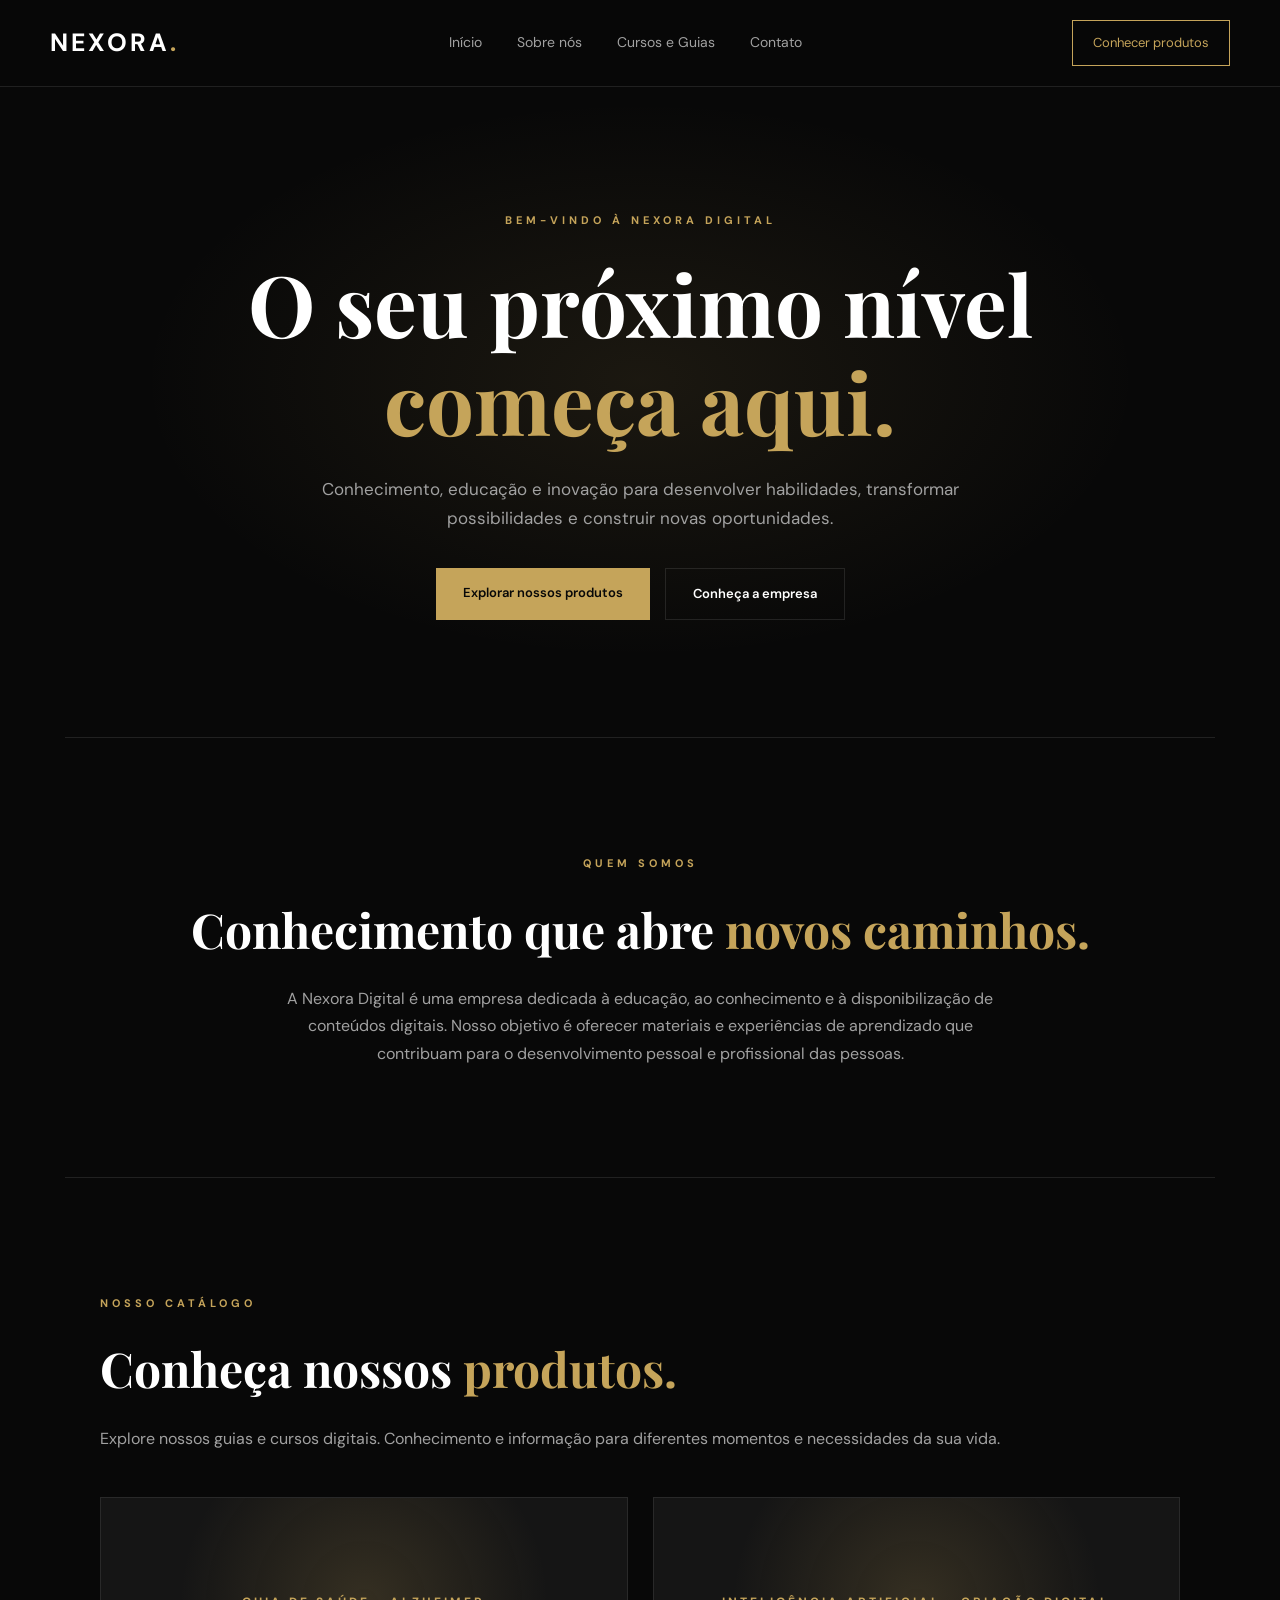
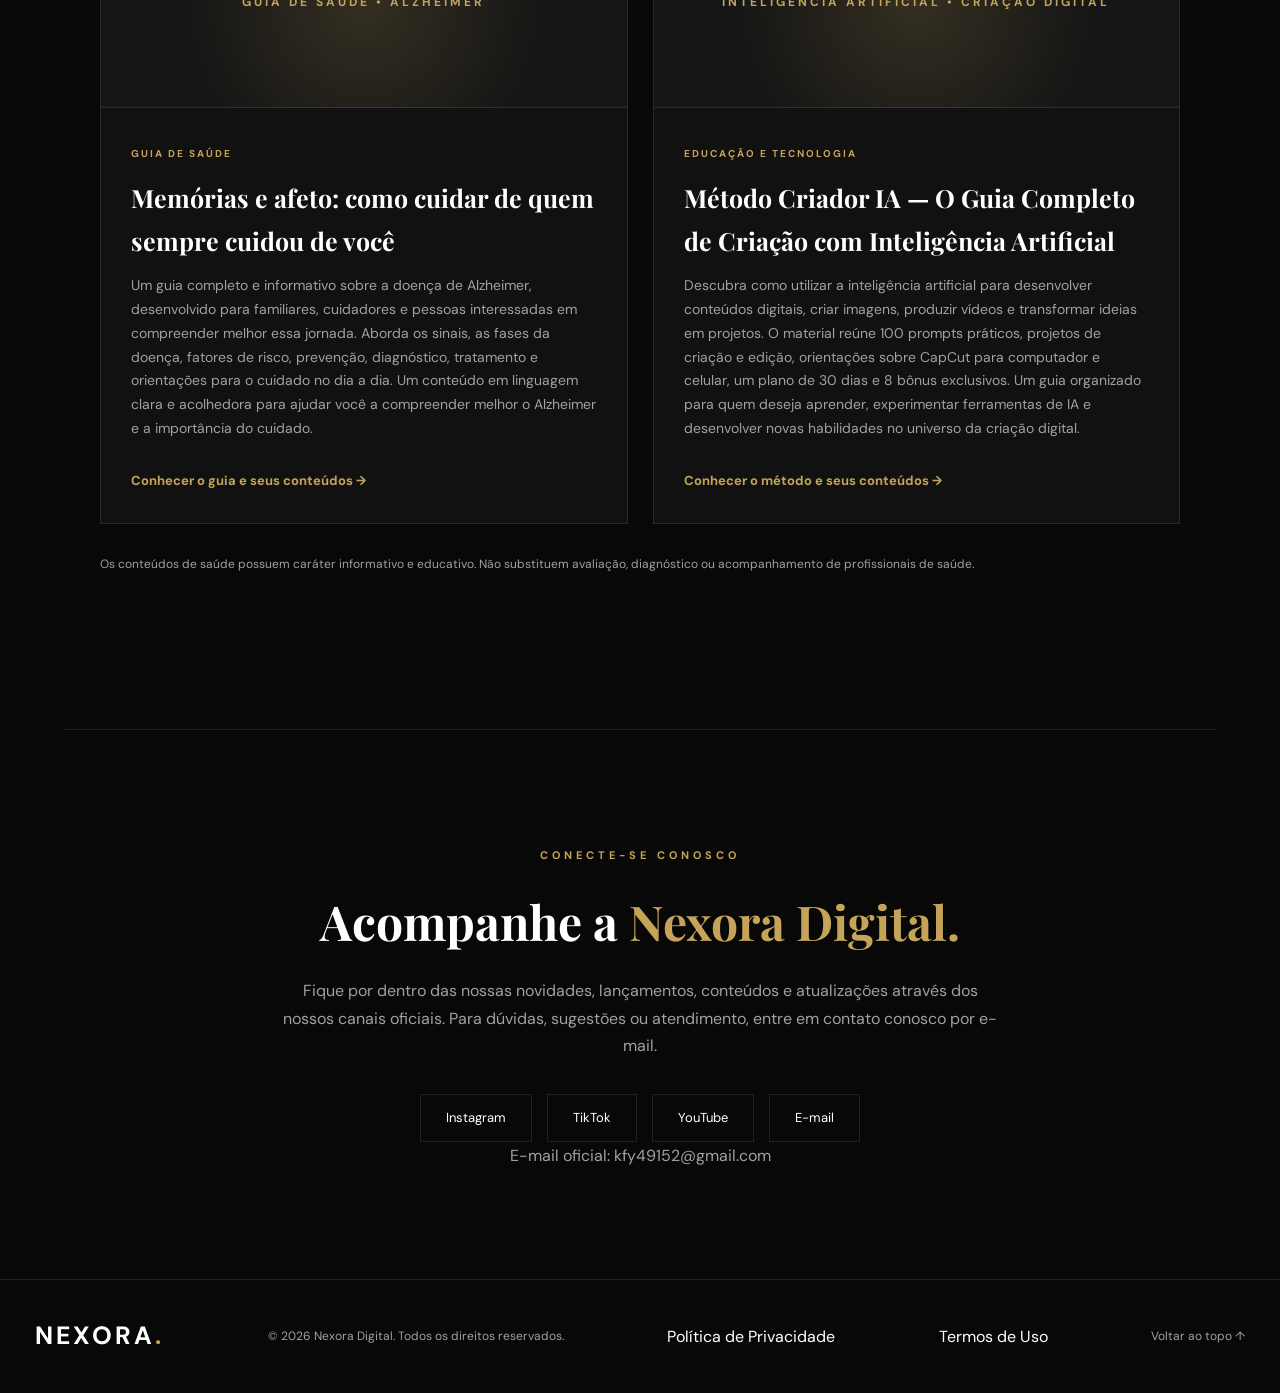
<file: index.html>
<!DOCTYPE html>
<html lang="pt-BR">

<head>
    <meta charset="UTF-8">
    <meta name="viewport" content="width=device-width, initial-scale=1.0">

    <meta name="description" content="Nexora Digital: conhecimento, educação e tecnologia. Conheça nossos cursos e guias digitais, incluindo Memórias e Afeto e Método Criador IA.">

    <meta name="theme-color" content="#080808">

    <title>Nexora Digital | Conhecimento que transforma</title>

    <link rel="stylesheet" href="style.css">
</head>

<body>

    <!-- CABEÇALHO -->

    <header class="header">

        <nav class="navbar">

            <a href="#inicio" class="logo">
                NEXORA<span>.</span>
            </a>

            <div class="nav-links">

                <a href="#inicio">Início</a>
                <a href="#sobre">Sobre nós</a>
                <a href="#cursos">Cursos e Guias</a>
                <a href="#contato">Contato</a>

            </div>

            <a href="#cursos" class="nav-button">
                Conhecer produtos
            </a>

        </nav>

    </header>


    <!-- CONTEÚDO PRINCIPAL -->

    <main>

        <!-- APRESENTAÇÃO -->

        <section class="hero" id="inicio">

            <div class="hero-content">

                <span class="eyebrow">
                    BEM-VINDO À NEXORA DIGITAL
                </span>

                <h1>
                    O seu próximo nível
                    <span>começa aqui.</span>
                </h1>

                <p>
                    Conhecimento, educação e inovação
                    para desenvolver habilidades,
                    transformar possibilidades e
                    construir novas oportunidades.
                </p>

                <div class="hero-buttons">

                    <a href="#cursos" class="button-primary">
                        Explorar nossos produtos
                    </a>

                    <a href="#sobre" class="button-secondary">
                        Conheça a empresa
                    </a>

                </div>

            </div>

        </section>


        <!-- SOBRE A EMPRESA -->

        <section class="about section" id="sobre">

            <span class="eyebrow">
                QUEM SOMOS
            </span>

            <h2>
                Conhecimento que abre
                <span>novos caminhos.</span>
            </h2>

            <p>
                A Nexora Digital é uma empresa dedicada
                à educação, ao conhecimento e à
                disponibilização de conteúdos digitais.

                Nosso objetivo é oferecer materiais
                e experiências de aprendizado que
                contribuam para o desenvolvimento
                pessoal e profissional das pessoas.
            </p>

        </section>


        <!-- CATÁLOGO DE PRODUTOS -->

        <section class="courses section" id="cursos">

            <span class="eyebrow">
                NOSSO CATÁLOGO
            </span>

            <h2>
                Conheça nossos
                <span>produtos.</span>
            </h2>

            <p class="section-description">
                Explore nossos guias e cursos digitais.
                Conhecimento e informação para diferentes
                momentos e necessidades da sua vida.
            </p>


            <div class="course-grid">

                <!-- PRODUTO 01: MEMÓRIAS E AFETO -->

                <article class="course-card">

                    <div class="course-image">

                        <span>
                            GUIA DE SAÚDE • ALZHEIMER
                        </span>

                    </div>

                    <div class="course-info">

                        <span class="course-category">
                            GUIA DE SAÚDE
                        </span>

                        <h3>
                            Memórias e afeto: como cuidar
                            de quem sempre cuidou de você
                        </h3>

                        <p>
                            Um guia completo e informativo
                            sobre a doença de Alzheimer,
                            desenvolvido para familiares,
                            cuidadores e pessoas interessadas
                            em compreender melhor essa jornada.

                            Aborda os sinais, as fases da doença,
                            fatores de risco, prevenção,
                            diagnóstico, tratamento e orientações
                            para o cuidado no dia a dia.

                            Um conteúdo em linguagem clara
                            e acolhedora para ajudar você
                            a compreender melhor o Alzheimer
                            e a importância do cuidado.
                        </p>

                        <a href="guia-alzheimer.html" class="course-link">
                            Conhecer o guia e seus conteúdos →
                        </a>

                    </div>

                </article>


                <!-- PRODUTO 02: MÉTODO CRIADOR IA -->

                <article class="course-card">

                    <div class="course-image">

                        <span>
                            INTELIGÊNCIA ARTIFICIAL • CRIAÇÃO DIGITAL
                        </span>

                    </div>

                    <div class="course-info">

                        <span class="course-category">
                            EDUCAÇÃO E TECNOLOGIA
                        </span>

                        <h3>
                            Método Criador IA — O Guia Completo
                            de Criação com Inteligência Artificial
                        </h3>

                        <p>
                            Descubra como utilizar a inteligência
                            artificial para desenvolver conteúdos
                            digitais, criar imagens, produzir vídeos
                            e transformar ideias em projetos.

                            O material reúne 100 prompts práticos,
                            projetos de criação e edição, orientações
                            sobre CapCut para computador e celular,
                            um plano de 30 dias e 8 bônus exclusivos.

                            Um guia organizado para quem deseja
                            aprender, experimentar ferramentas
                            de IA e desenvolver novas habilidades
                            no universo da criação digital.
                        </p>

                        <a href="metodo-criador-ia.html" class="course-link">
                            Conhecer o método e seus conteúdos →
                        </a>

                    </div>

                </article>

            </div>


            <!-- AVISO SOBRE CONTEÚDOS DE SAÚDE -->

            <p class="section-description" style="margin-top: 30px; font-size: 12px;">
                Os conteúdos de saúde possuem caráter
                informativo e educativo. Não substituem
                avaliação, diagnóstico ou acompanhamento
                de profissionais de saúde.
            </p>

        </section>


        <!-- REDES SOCIAIS E CONTATO -->

        <section class="social section" id="contato">

            <span class="eyebrow">
                CONECTE-SE CONOSCO
            </span>

            <h2>
                Acompanhe a
                <span>Nexora Digital.</span>
            </h2>

            <p>
                Fique por dentro das nossas novidades,
                lançamentos, conteúdos e atualizações
                através dos nossos canais oficiais.

                Para dúvidas, sugestões ou atendimento,
                entre em contato conosco por e-mail.
            </p>

            <div class="social-links">

                <a href="https://www.instagram.com/nexo_radigitalofc/"
                   target="_blank"
                   rel="noopener noreferrer">
                    Instagram
                </a>

                <a href="https://www.tiktok.com/@nexoradigitalofc"
                   target="_blank"
                   rel="noopener noreferrer">
                    TikTok
                </a>

                <a href="https://www.youtube.com/@NexoraDigital-x2o"
                   target="_blank"
                   rel="noopener noreferrer">
                    YouTube
                </a>

                <a href="mailto:kfy49152@gmail.com?subject=Contato%20-%20Nexora%20Digital">
                    E-mail
                </a>

            </div>

            <p>
                E-mail oficial: kfy49152@gmail.com
            </p>

        </section>

    </main>


    <!-- RODAPÉ -->

    <footer class="footer">

        <a href="#inicio" class="logo">
            NEXORA<span>.</span>
        </a>

        <p>
            © 2026 Nexora Digital.
            Todos os direitos reservados.
        </p>

        <a href="politica-privacidade.html">
            Política de Privacidade
        </a>

        <a href="termos-de-uso.html">
            Termos de Uso
        </a>

        <a href="#inicio">
            Voltar ao topo ↑
        </a>

    </footer>


    <!-- JAVASCRIPT -->

    <script src="script.js"></script>

</body>

</html>
</file>
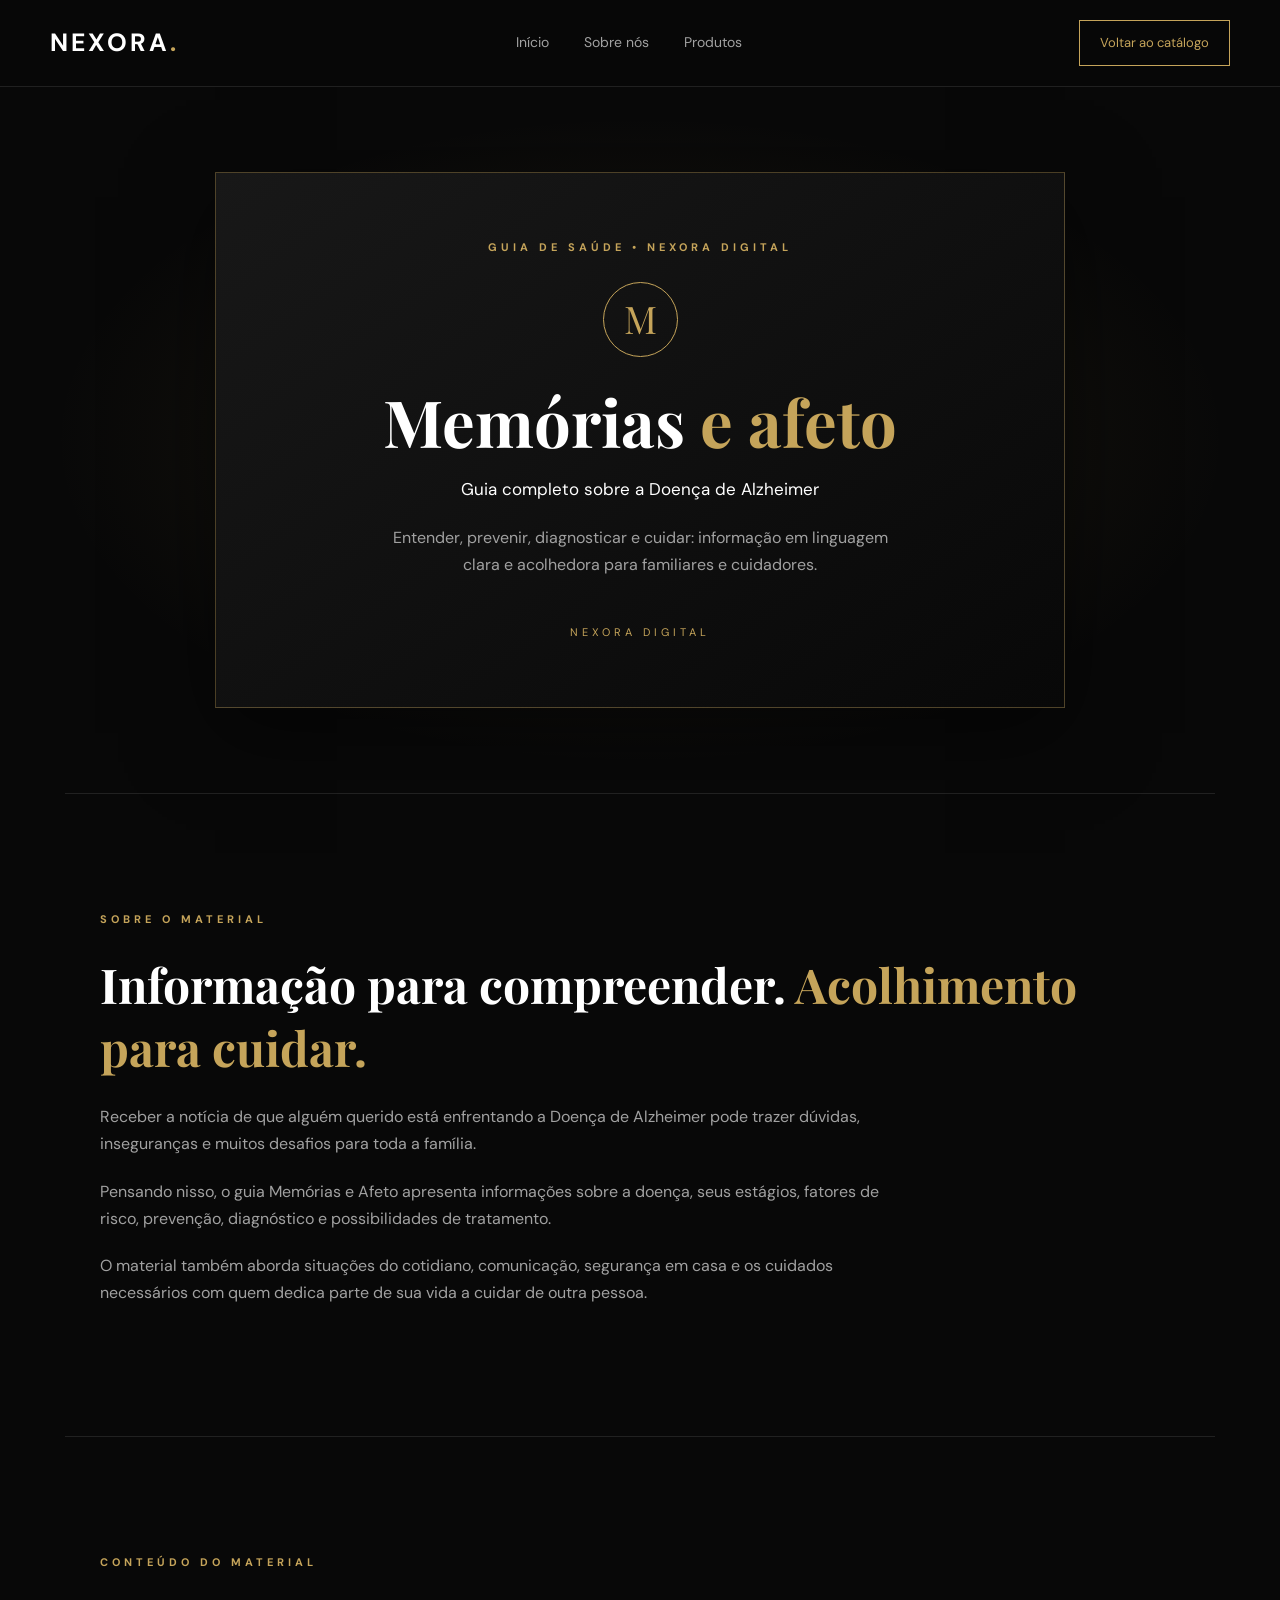
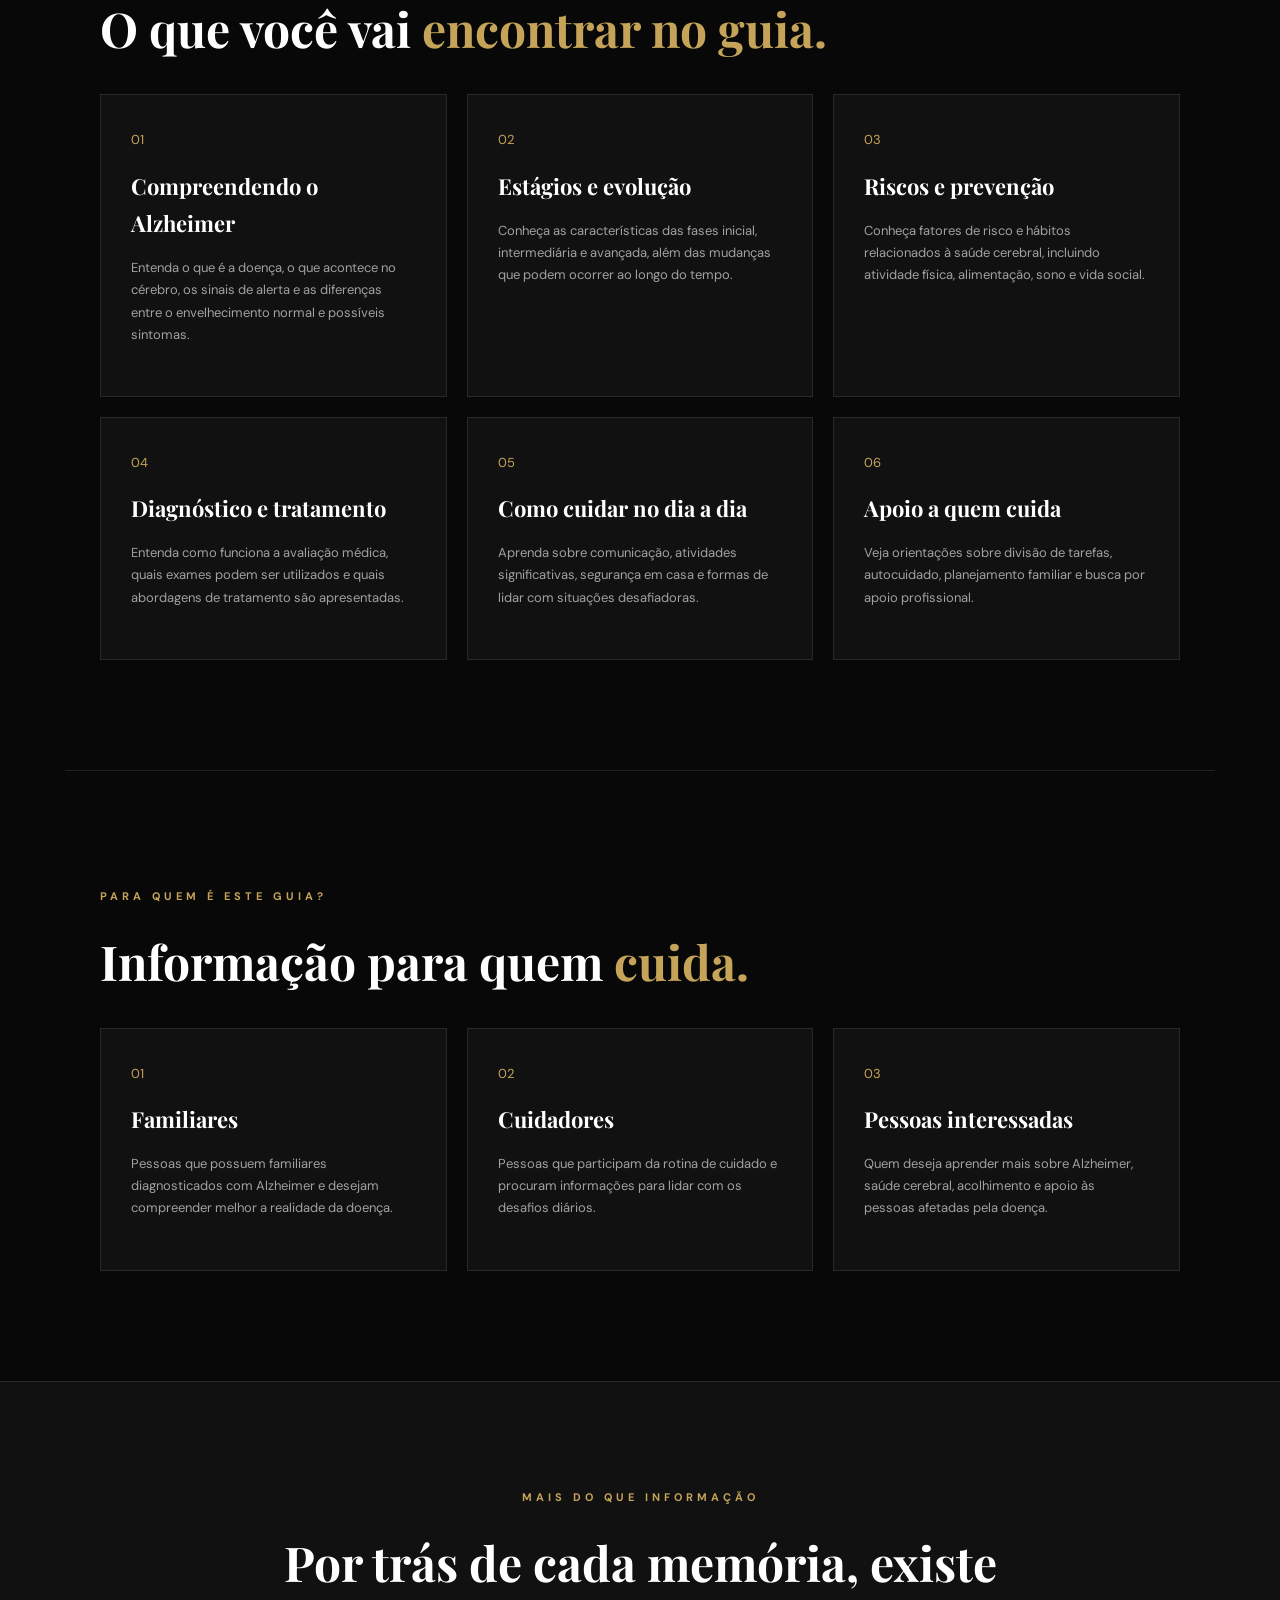
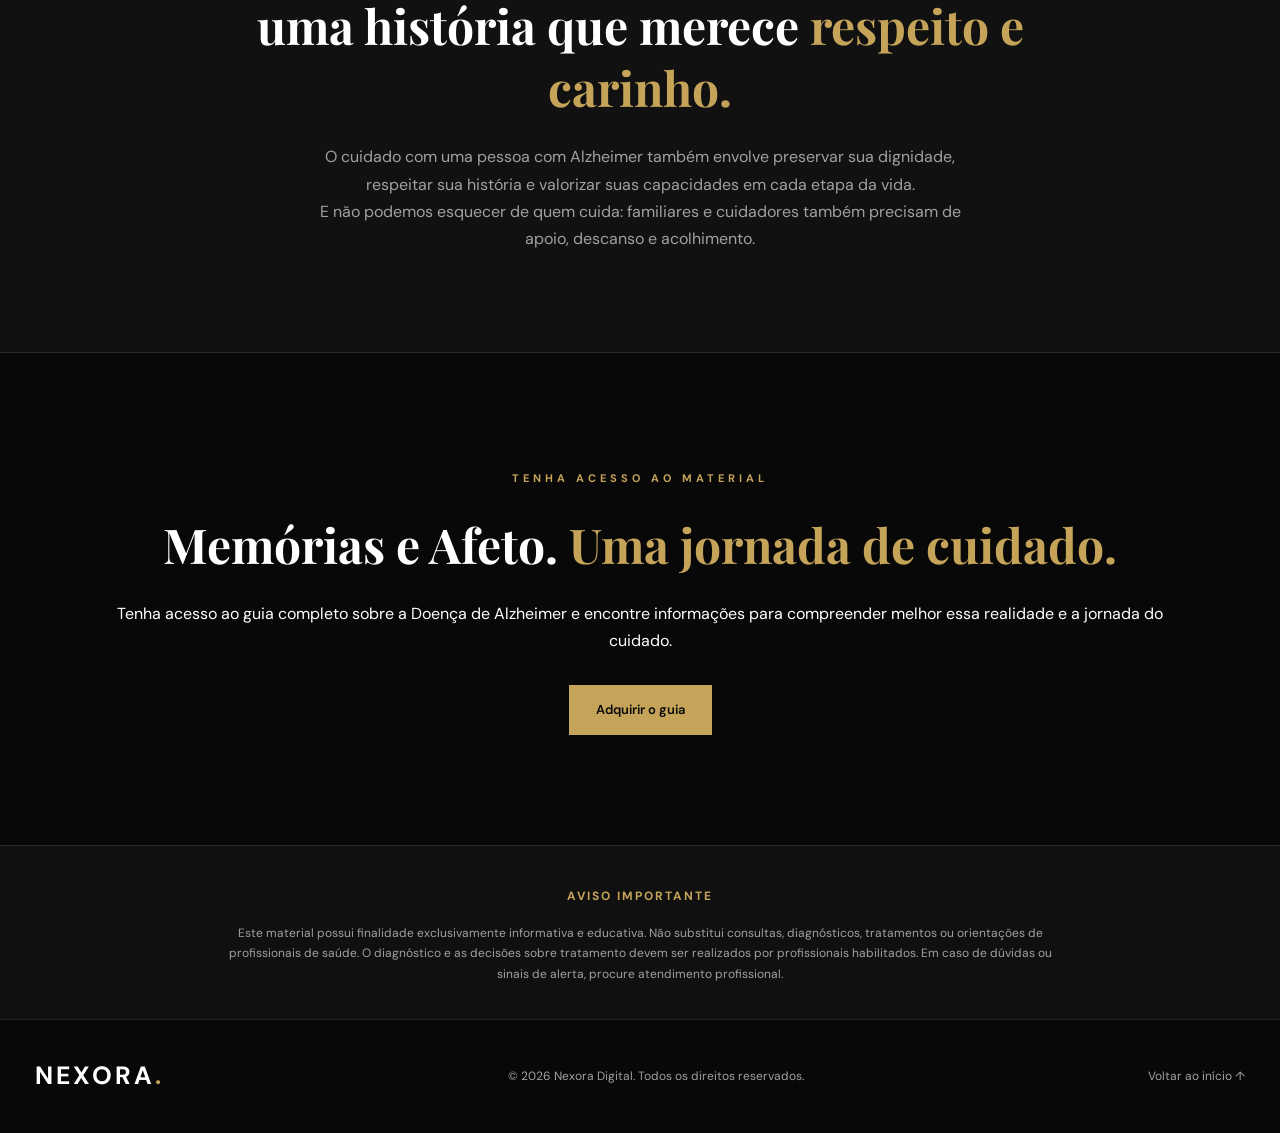
<file: guia-alzheimer.html>
<!DOCTYPE html>
<html lang="pt-BR">

<head>
    <meta charset="UTF-8">
    <meta name="viewport" content="width=device-width, initial-scale=1.0">

    <meta
        name="description"
        content="Memórias e Afeto: um guia completo e informativo sobre Alzheimer, seus estágios, prevenção, diagnóstico, tratamento e cuidados com familiares e cuidadores."
    >

    <meta name="theme-color" content="#080808">

    <title>Memórias e Afeto | Nexora Digital</title>

    <link rel="stylesheet" href="style.css">
</head>

<body>

    <!-- CABEÇALHO -->

    <header class="header">

        <nav class="navbar" aria-label="Navegação principal">

            <a href="index.html" class="logo" aria-label="Nexora Digital - Página inicial">
                NEXORA<span>.</span>
            </a>

            <div class="nav-links">

                <a href="index.html">Início</a>

                <a href="index.html#sobre">Sobre nós</a>

                <a href="index.html#cursos">Produtos</a>

            </div>

            <a href="index.html#cursos" class="nav-button">
                Voltar ao catálogo
            </a>

        </nav>

    </header>


    <!-- CONTEÚDO PRINCIPAL -->

    <main>

        <!-- APRESENTAÇÃO DO PRODUTO -->

        <section class="guide-hero">

            <div class="guide-cover">

                <span class="eyebrow">
                    GUIA DE SAÚDE • NEXORA DIGITAL
                </span>

                <div class="guide-cover-art" aria-hidden="true">

                    <div class="guide-symbol">
                        M
                    </div>

                </div>

                <h1>
                    Memórias <span>e afeto</span>
                </h1>

                <h2>
                    Guia completo sobre a Doença de Alzheimer
                </h2>

                <p>
                    Entender, prevenir, diagnosticar e cuidar:
                    informação em linguagem clara e acolhedora
                    para familiares e cuidadores.
                </p>

                <span class="guide-brand">
                    NEXORA DIGITAL
                </span>

            </div>

        </section>


        <!-- APRESENTAÇÃO -->

        <section class="guide-section section">

            <span class="eyebrow">
                SOBRE O MATERIAL
            </span>

            <h2>
                Informação para compreender.
                <span>Acolhimento para cuidar.</span>
            </h2>

            <p>
                Receber a notícia de que alguém querido
                está enfrentando a Doença de Alzheimer
                pode trazer dúvidas, inseguranças e muitos
                desafios para toda a família.
            </p>

            <p>
                Pensando nisso, o guia Memórias e Afeto
                apresenta informações sobre a doença,
                seus estágios, fatores de risco, prevenção,
                diagnóstico e possibilidades de tratamento.
            </p>

            <p>
                O material também aborda situações do
                cotidiano, comunicação, segurança em casa
                e os cuidados necessários com quem dedica
                parte de sua vida a cuidar de outra pessoa.
            </p>

        </section>


        <!-- CONTEÚDO DO GUIA -->

        <section class="guide-section section">

            <span class="eyebrow">
                CONTEÚDO DO MATERIAL
            </span>

            <h2>
                O que você vai
                <span>encontrar no guia.</span>
            </h2>

            <div class="guide-audience">

                <article class="audience-card">

                    <span>01</span>

                    <h3>
                        Compreendendo o Alzheimer
                    </h3>

                    <p>
                        Entenda o que é a doença, o que
                        acontece no cérebro, os sinais de
                        alerta e as diferenças entre o
                        envelhecimento normal e possíveis
                        sintomas.
                    </p>

                </article>


                <article class="audience-card">

                    <span>02</span>

                    <h3>
                        Estágios e evolução
                    </h3>

                    <p>
                        Conheça as características das
                        fases inicial, intermediária e
                        avançada, além das mudanças que
                        podem ocorrer ao longo do tempo.
                    </p>

                </article>


                <article class="audience-card">

                    <span>03</span>

                    <h3>
                        Riscos e prevenção
                    </h3>

                    <p>
                        Conheça fatores de risco e hábitos
                        relacionados à saúde cerebral,
                        incluindo atividade física,
                        alimentação, sono e vida social.
                    </p>

                </article>


                <article class="audience-card">

                    <span>04</span>

                    <h3>
                        Diagnóstico e tratamento
                    </h3>

                    <p>
                        Entenda como funciona a avaliação
                        médica, quais exames podem ser
                        utilizados e quais abordagens de
                        tratamento são apresentadas.
                    </p>

                </article>


                <article class="audience-card">

                    <span>05</span>

                    <h3>
                        Como cuidar no dia a dia
                    </h3>

                    <p>
                        Aprenda sobre comunicação,
                        atividades significativas,
                        segurança em casa e formas de
                        lidar com situações desafiadoras.
                    </p>

                </article>


                <article class="audience-card">

                    <span>06</span>

                    <h3>
                        Apoio a quem cuida
                    </h3>

                    <p>
                        Veja orientações sobre divisão
                        de tarefas, autocuidado, planejamento
                        familiar e busca por apoio
                        profissional.
                    </p>

                </article>

            </div>

        </section>


        <!-- PARA QUEM É -->

        <section class="guide-section section">

            <span class="eyebrow">
                PARA QUEM É ESTE GUIA?
            </span>

            <h2>
                Informação para quem
                <span>cuida.</span>
            </h2>

            <div class="guide-audience">

                <article class="audience-card">

                    <span>01</span>

                    <h3>
                        Familiares
                    </h3>

                    <p>
                        Pessoas que possuem familiares
                        diagnosticados com Alzheimer e
                        desejam compreender melhor a
                        realidade da doença.
                    </p>

                </article>


                <article class="audience-card">

                    <span>02</span>

                    <h3>
                        Cuidadores
                    </h3>

                    <p>
                        Pessoas que participam da rotina
                        de cuidado e procuram informações
                        para lidar com os desafios diários.
                    </p>

                </article>


                <article class="audience-card">

                    <span>03</span>

                    <h3>
                        Pessoas interessadas
                    </h3>

                    <p>
                        Quem deseja aprender mais sobre
                        Alzheimer, saúde cerebral,
                        acolhimento e apoio às pessoas
                        afetadas pela doença.
                    </p>

                </article>

            </div>

        </section>


        <!-- DIFERENCIAL -->

        <section class="guide-message">

            <span class="eyebrow">
                MAIS DO QUE INFORMAÇÃO
            </span>

            <h2>
                Por trás de cada memória,
                existe uma história que merece
                <span>respeito e carinho.</span>
            </h2>

            <p>
                O cuidado com uma pessoa com Alzheimer
                também envolve preservar sua dignidade,
                respeitar sua história e valorizar suas
                capacidades em cada etapa da vida.
            </p>

            <p>
                E não podemos esquecer de quem cuida:
                familiares e cuidadores também precisam
                de apoio, descanso e acolhimento.
            </p>

        </section>


        <!-- AQUISIÇÃO -->

        <section class="guide-cta section">

            <span class="eyebrow">
                TENHA ACESSO AO MATERIAL
            </span>

            <h2>
                Memórias e Afeto.
                <span>Uma jornada de cuidado.</span>
            </h2>

            <p>
                Tenha acesso ao guia completo sobre
                a Doença de Alzheimer e encontre
                informações para compreender melhor
                essa realidade e a jornada do cuidado.
            </p>

            <a
                href="https://pay.kiwify.com.br/oaTZnBB"
                class="button-primary"
                id="buy-guide"
                aria-label="Adquirir o guia Memórias e Afeto"
                target="_blank"
                rel="noopener noreferrer"
            >
                Adquirir o guia
            </a>

        </section>


        <!-- AVISO -->

        <section class="guide-disclaimer">

            <strong>
                AVISO IMPORTANTE
            </strong>

            <p>
                Este material possui finalidade exclusivamente
                informativa e educativa. Não substitui consultas,
                diagnósticos, tratamentos ou orientações de
                profissionais de saúde. O diagnóstico e as
                decisões sobre tratamento devem ser realizados
                por profissionais habilitados. Em caso de dúvidas
                ou sinais de alerta, procure atendimento profissional.
            </p>

        </section>

    </main>


    <!-- RODAPÉ -->

    <footer class="footer">

        <a href="index.html" class="logo">
            NEXORA<span>.</span>
        </a>

        <p>
            © 2026 Nexora Digital.
            Todos os direitos reservados.
        </p>

        <a href="index.html">
            Voltar ao início ↑
        </a>

    </footer>


    <!-- JAVASCRIPT -->

    <script src="script.js"></script>

</body>

</html>
</file>
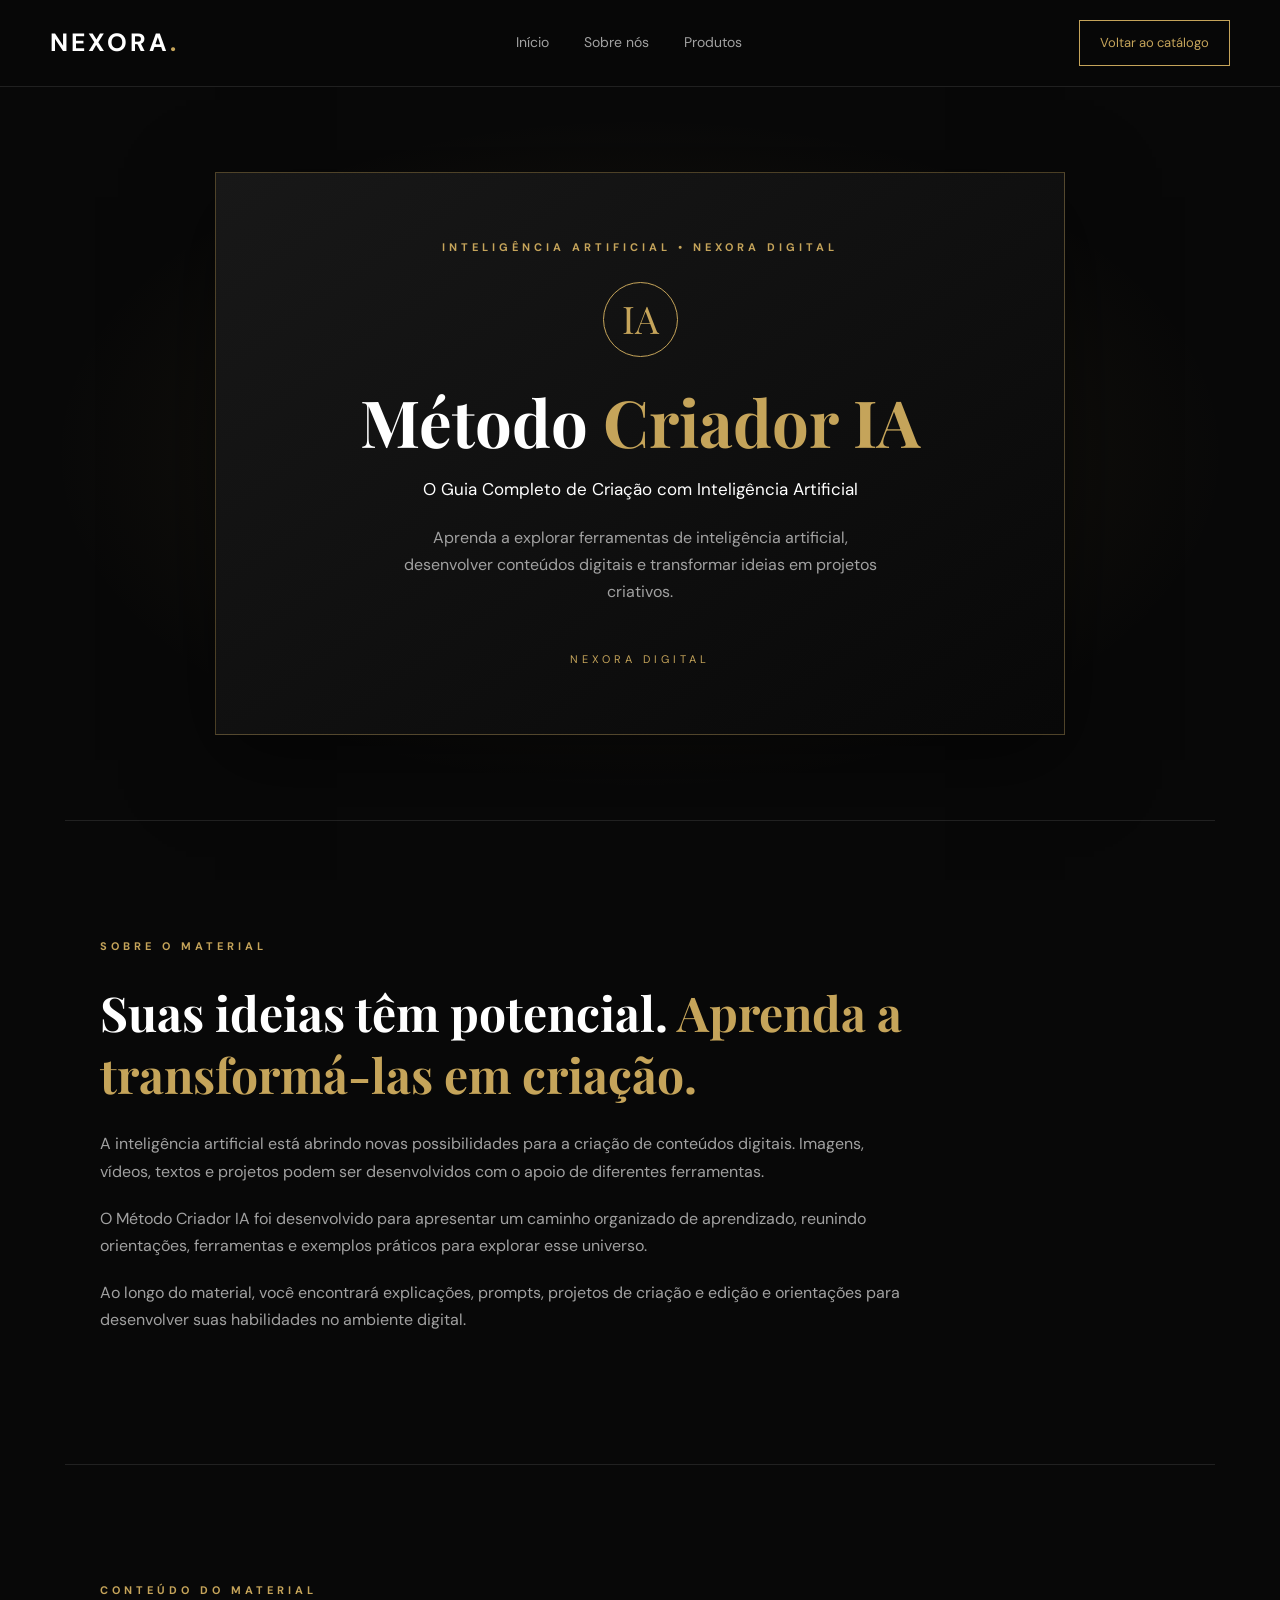
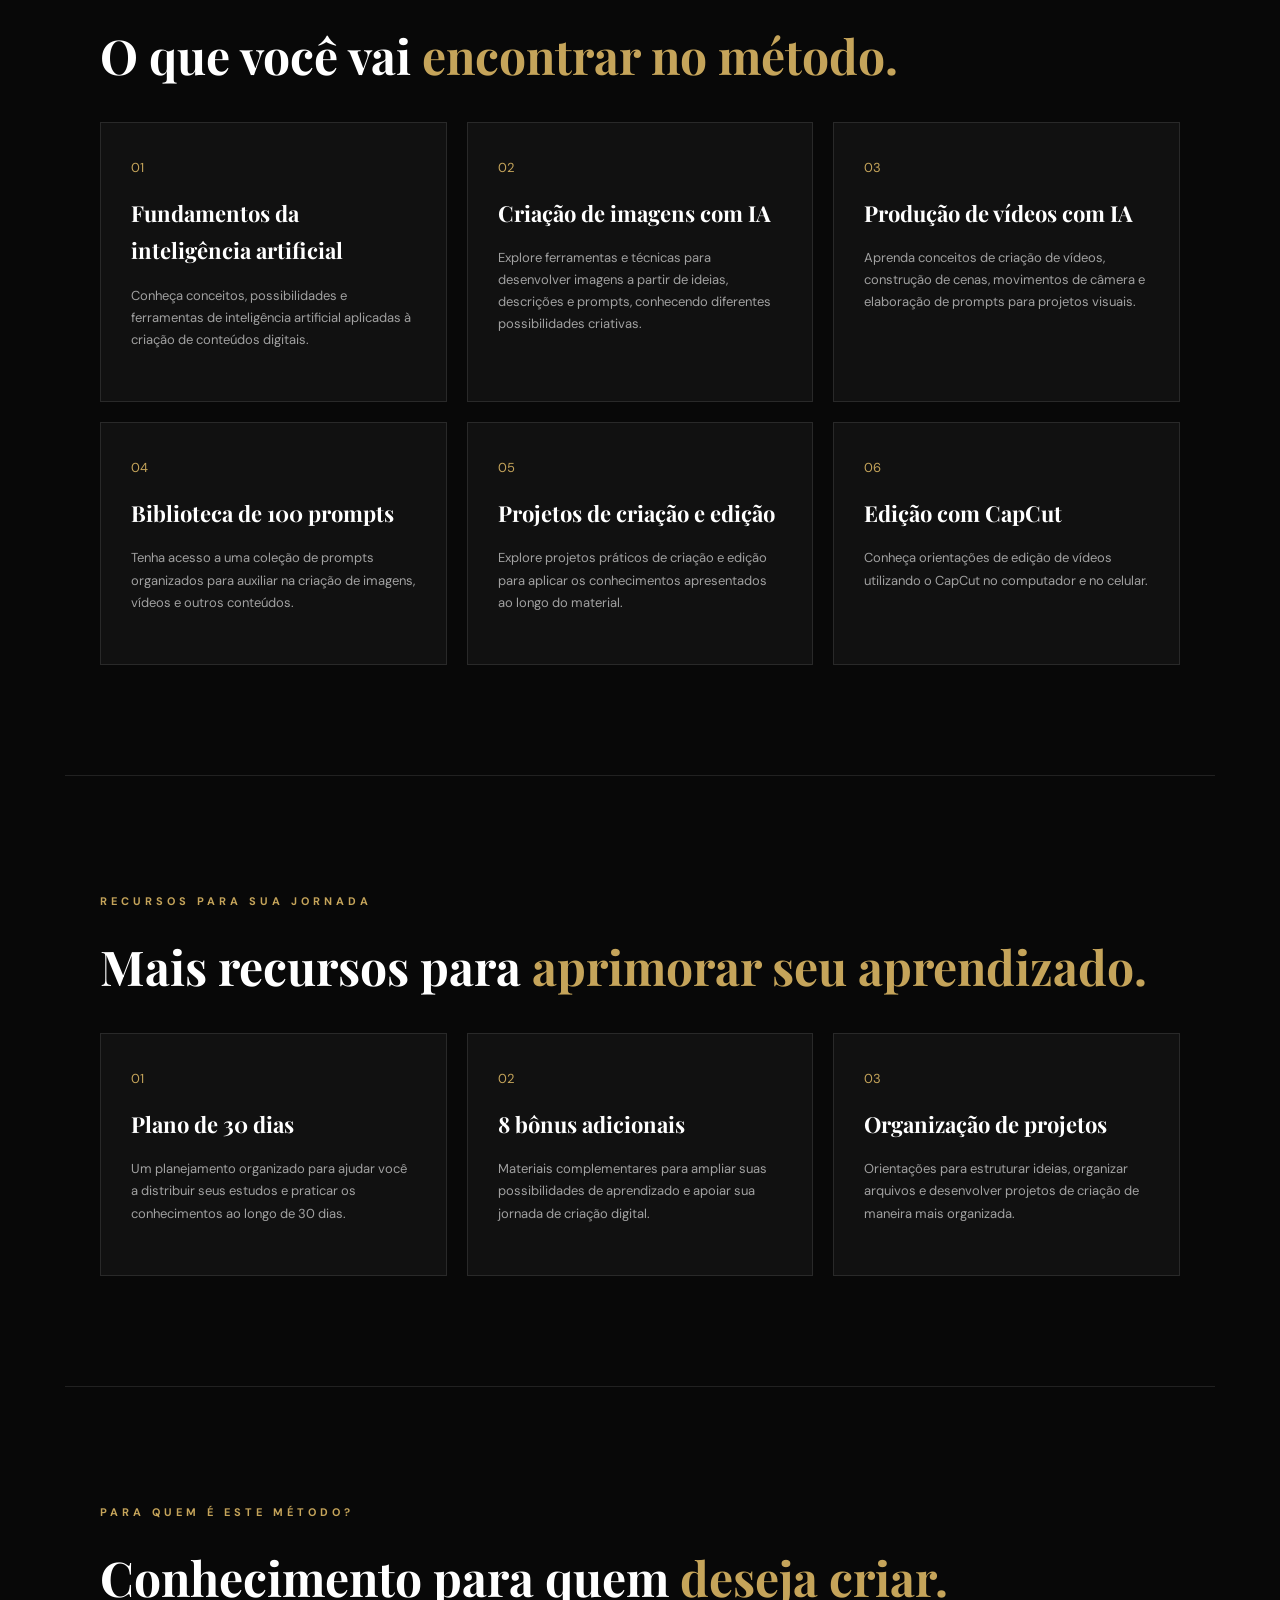
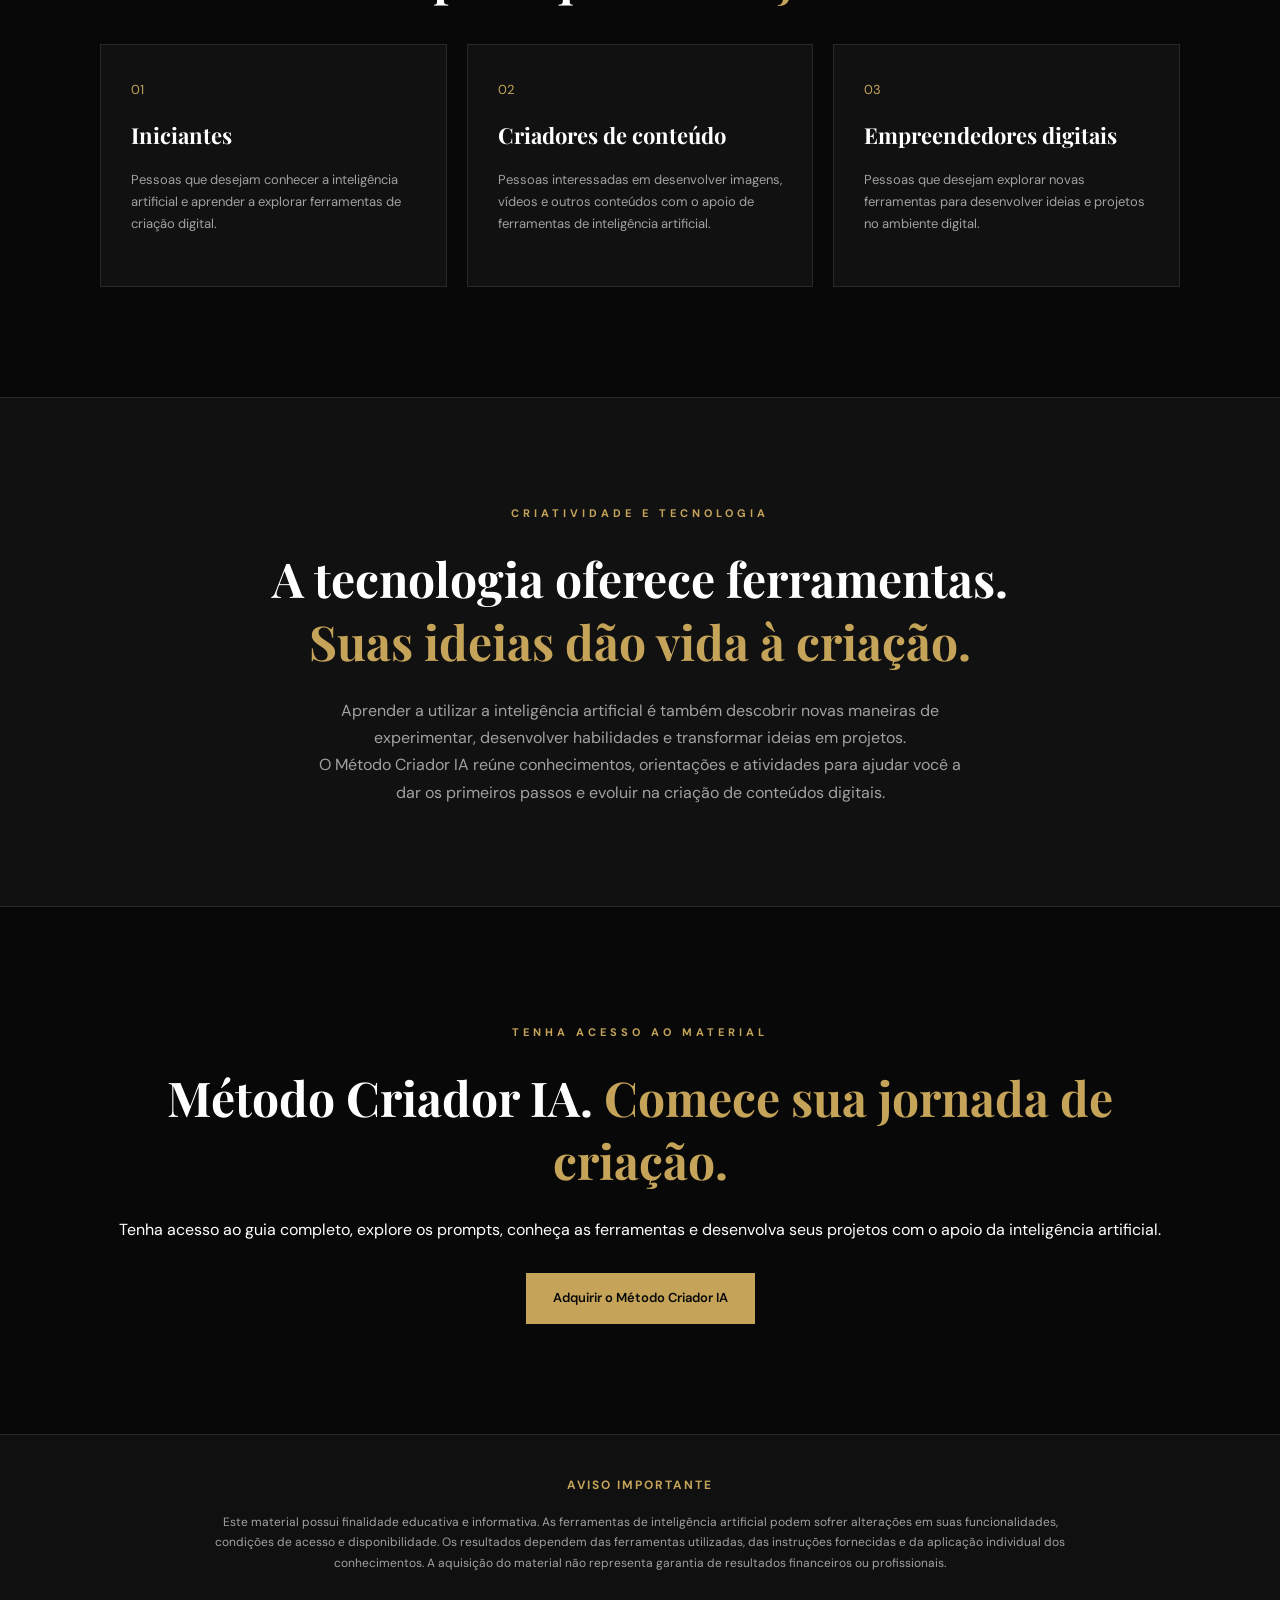
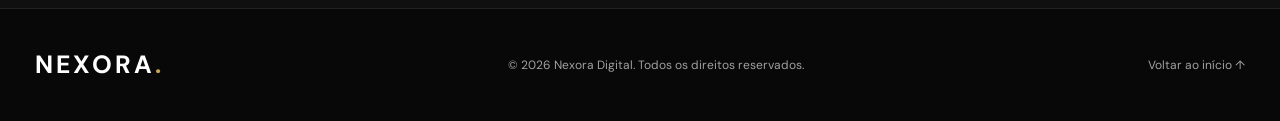
<file: metodo-criador-ia.html>
<!DOCTYPE html>
<html lang="pt-BR">

<head>
    <meta charset="UTF-8">
    <meta name="viewport" content="width=device-width, initial-scale=1.0">

    <meta
        name="description"
        content="Método Criador IA: um guia completo para aprender a utilizar inteligência artificial na criação de conteúdos digitais, imagens, vídeos e projetos."
    >

    <meta name="theme-color" content="#080808">

    <title>Método Criador IA | Nexora Digital</title>

    <link rel="stylesheet" href="style.css">
</head>

<body>

    <!-- CABEÇALHO -->

    <header class="header">

        <nav class="navbar" aria-label="Navegação principal">

            <a href="index.html" class="logo" aria-label="Nexora Digital - Página inicial">
                NEXORA<span>.</span>
            </a>

            <div class="nav-links">

                <a href="index.html">Início</a>

                <a href="index.html#sobre">Sobre nós</a>

                <a href="index.html#cursos">Produtos</a>

            </div>

            <a href="index.html#cursos" class="nav-button">
                Voltar ao catálogo
            </a>

        </nav>

    </header>


    <!-- CONTEÚDO PRINCIPAL -->

    <main>

        <!-- APRESENTAÇÃO DO PRODUTO -->

        <section class="guide-hero">

            <div class="guide-cover">

                <span class="eyebrow">
                    INTELIGÊNCIA ARTIFICIAL • NEXORA DIGITAL
                </span>

                <div class="guide-cover-art" aria-hidden="true">

                    <div class="guide-symbol">
                        IA
                    </div>

                </div>

                <h1>
                    Método <span>Criador IA</span>
                </h1>

                <h2>
                    O Guia Completo de Criação com Inteligência Artificial
                </h2>

                <p>
                    Aprenda a explorar ferramentas de inteligência artificial,
                    desenvolver conteúdos digitais e transformar ideias
                    em projetos criativos.
                </p>

                <span class="guide-brand">
                    NEXORA DIGITAL
                </span>

            </div>

        </section>


        <!-- APRESENTAÇÃO -->

        <section class="guide-section section">

            <span class="eyebrow">
                SOBRE O MATERIAL
            </span>

            <h2>
                Suas ideias têm potencial.
                <span>Aprenda a transformá-las em criação.</span>
            </h2>

            <p>
                A inteligência artificial está abrindo novas possibilidades
                para a criação de conteúdos digitais. Imagens, vídeos,
                textos e projetos podem ser desenvolvidos com o apoio
                de diferentes ferramentas.
            </p>

            <p>
                O Método Criador IA foi desenvolvido para apresentar
                um caminho organizado de aprendizado, reunindo
                orientações, ferramentas e exemplos práticos para
                explorar esse universo.
            </p>

            <p>
                Ao longo do material, você encontrará explicações,
                prompts, projetos de criação e edição e orientações
                para desenvolver suas habilidades no ambiente digital.
            </p>

        </section>


        <!-- CONTEÚDO DO GUIA -->

        <section class="guide-section section">

            <span class="eyebrow">
                CONTEÚDO DO MATERIAL
            </span>

            <h2>
                O que você vai
                <span>encontrar no método.</span>
            </h2>

            <div class="guide-audience">

                <article class="audience-card">

                    <span>01</span>

                    <h3>
                        Fundamentos da inteligência artificial
                    </h3>

                    <p>
                        Conheça conceitos, possibilidades e ferramentas
                        de inteligência artificial aplicadas à criação
                        de conteúdos digitais.
                    </p>

                </article>


                <article class="audience-card">

                    <span>02</span>

                    <h3>
                        Criação de imagens com IA
                    </h3>

                    <p>
                        Explore ferramentas e técnicas para desenvolver
                        imagens a partir de ideias, descrições e prompts,
                        conhecendo diferentes possibilidades criativas.
                    </p>

                </article>


                <article class="audience-card">

                    <span>03</span>

                    <h3>
                        Produção de vídeos com IA
                    </h3>

                    <p>
                        Aprenda conceitos de criação de vídeos,
                        construção de cenas, movimentos de câmera
                        e elaboração de prompts para projetos visuais.
                    </p>

                </article>


                <article class="audience-card">

                    <span>04</span>

                    <h3>
                        Biblioteca de 100 prompts
                    </h3>

                    <p>
                        Tenha acesso a uma coleção de prompts
                        organizados para auxiliar na criação
                        de imagens, vídeos e outros conteúdos.
                    </p>

                </article>


                <article class="audience-card">

                    <span>05</span>

                    <h3>
                        Projetos de criação e edição
                    </h3>

                    <p>
                        Explore projetos práticos de criação
                        e edição para aplicar os conhecimentos
                        apresentados ao longo do material.
                    </p>

                </article>


                <article class="audience-card">

                    <span>06</span>

                    <h3>
                        Edição com CapCut
                    </h3>

                    <p>
                        Conheça orientações de edição de vídeos
                        utilizando o CapCut no computador e
                        no celular.
                    </p>

                </article>

            </div>

        </section>


        <!-- RECURSOS ADICIONAIS -->

        <section class="guide-section section">

            <span class="eyebrow">
                RECURSOS PARA SUA JORNADA
            </span>

            <h2>
                Mais recursos para
                <span>aprimorar seu aprendizado.</span>
            </h2>

            <div class="guide-audience">

                <article class="audience-card">

                    <span>01</span>

                    <h3>
                        Plano de 30 dias
                    </h3>

                    <p>
                        Um planejamento organizado para ajudar
                        você a distribuir seus estudos e praticar
                        os conhecimentos ao longo de 30 dias.
                    </p>

                </article>


                <article class="audience-card">

                    <span>02</span>

                    <h3>
                        8 bônus adicionais
                    </h3>

                    <p>
                        Materiais complementares para ampliar
                        suas possibilidades de aprendizado
                        e apoiar sua jornada de criação digital.
                    </p>

                </article>


                <article class="audience-card">

                    <span>03</span>

                    <h3>
                        Organização de projetos
                    </h3>

                    <p>
                        Orientações para estruturar ideias,
                        organizar arquivos e desenvolver
                        projetos de criação de maneira mais organizada.
                    </p>

                </article>

            </div>

        </section>


        <!-- PARA QUEM É -->

        <section class="guide-section section">

            <span class="eyebrow">
                PARA QUEM É ESTE MÉTODO?
            </span>

            <h2>
                Conhecimento para quem
                <span>deseja criar.</span>
            </h2>

            <div class="guide-audience">

                <article class="audience-card">

                    <span>01</span>

                    <h3>
                        Iniciantes
                    </h3>

                    <p>
                        Pessoas que desejam conhecer a inteligência
                        artificial e aprender a explorar ferramentas
                        de criação digital.
                    </p>

                </article>


                <article class="audience-card">

                    <span>02</span>

                    <h3>
                        Criadores de conteúdo
                    </h3>

                    <p>
                        Pessoas interessadas em desenvolver imagens,
                        vídeos e outros conteúdos com o apoio
                        de ferramentas de inteligência artificial.
                    </p>

                </article>


                <article class="audience-card">

                    <span>03</span>

                    <h3>
                        Empreendedores digitais
                    </h3>

                    <p>
                        Pessoas que desejam explorar novas ferramentas
                        para desenvolver ideias e projetos no ambiente
                        digital.
                    </p>

                </article>

            </div>

        </section>


        <!-- DIFERENCIAL -->

        <section class="guide-message">

            <span class="eyebrow">
                CRIATIVIDADE E TECNOLOGIA
            </span>

            <h2>
                A tecnologia oferece ferramentas.
                <span>Suas ideias dão vida à criação.</span>
            </h2>

            <p>
                Aprender a utilizar a inteligência artificial
                é também descobrir novas maneiras de experimentar,
                desenvolver habilidades e transformar ideias
                em projetos.
            </p>

            <p>
                O Método Criador IA reúne conhecimentos,
                orientações e atividades para ajudar você
                a dar os primeiros passos e evoluir
                na criação de conteúdos digitais.
            </p>

        </section>


        <!-- AQUISIÇÃO -->

        <section class="guide-cta section">

            <span class="eyebrow">
                TENHA ACESSO AO MATERIAL
            </span>

            <h2>
                Método Criador IA.
                <span>Comece sua jornada de criação.</span>
            </h2>

            <p>
                Tenha acesso ao guia completo, explore os prompts,
                conheça as ferramentas e desenvolva seus projetos
                com o apoio da inteligência artificial.
            </p>

            <a
                href="https://pay.kiwify.com.br/tiYtJve"
                class="button-primary"
                id="buy-guide"
                aria-label="Adquirir o Método Criador IA"
                target="_blank"
                rel="noopener noreferrer"
            >
                Adquirir o Método Criador IA
            </a>

        </section>


        <!-- AVISO -->

        <section class="guide-disclaimer">

            <strong>
                AVISO IMPORTANTE
            </strong>

            <p>
                Este material possui finalidade educativa e informativa.
                As ferramentas de inteligência artificial podem sofrer
                alterações em suas funcionalidades, condições de acesso
                e disponibilidade. Os resultados dependem das ferramentas
                utilizadas, das instruções fornecidas e da aplicação
                individual dos conhecimentos. A aquisição do material
                não representa garantia de resultados financeiros
                ou profissionais.
            </p>

        </section>

    </main>


    <!-- RODAPÉ -->

    <footer class="footer">

        <a href="index.html" class="logo">
            NEXORA<span>.</span>
        </a>

        <p>
            © 2026 Nexora Digital.
            Todos os direitos reservados.
        </p>

        <a href="index.html">
            Voltar ao início ↑
        </a>

    </footer>


    <!-- JAVASCRIPT -->

    <script src="script.js"></script>

</body>

</html>
</file>
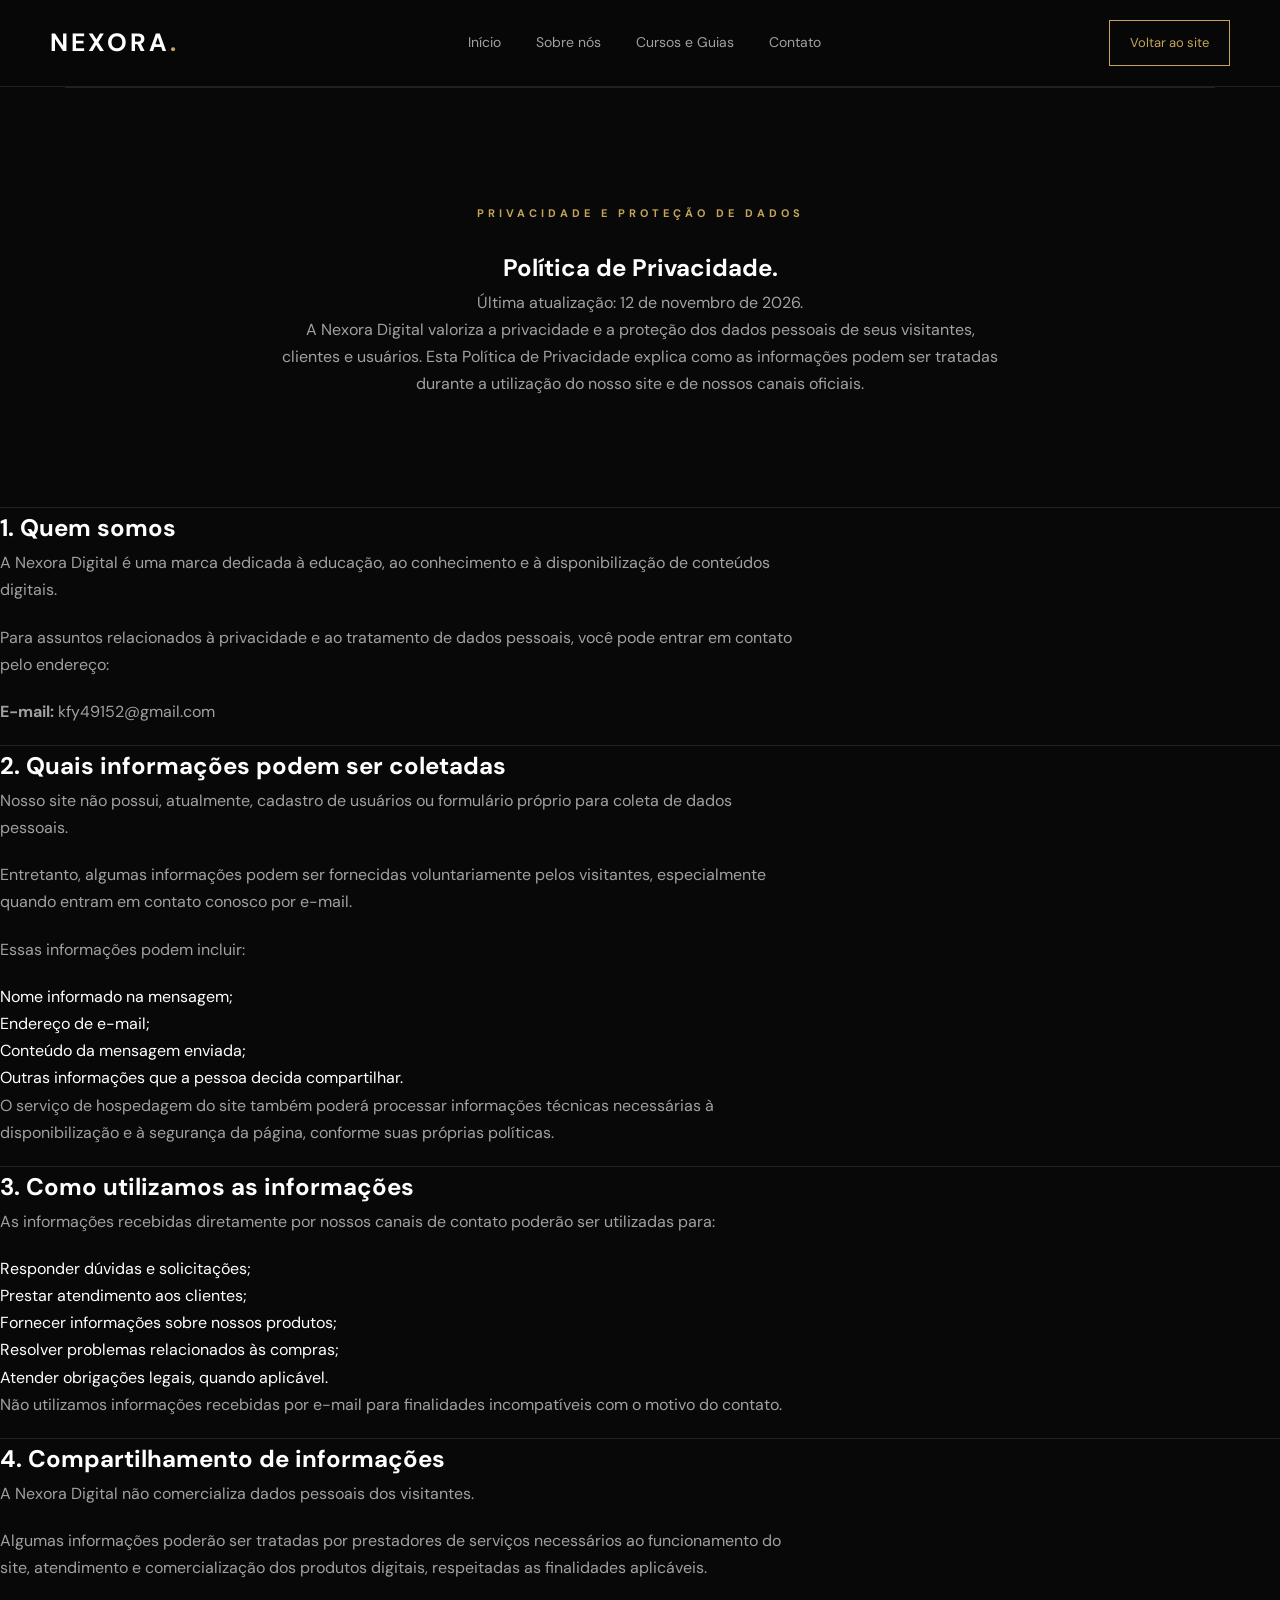
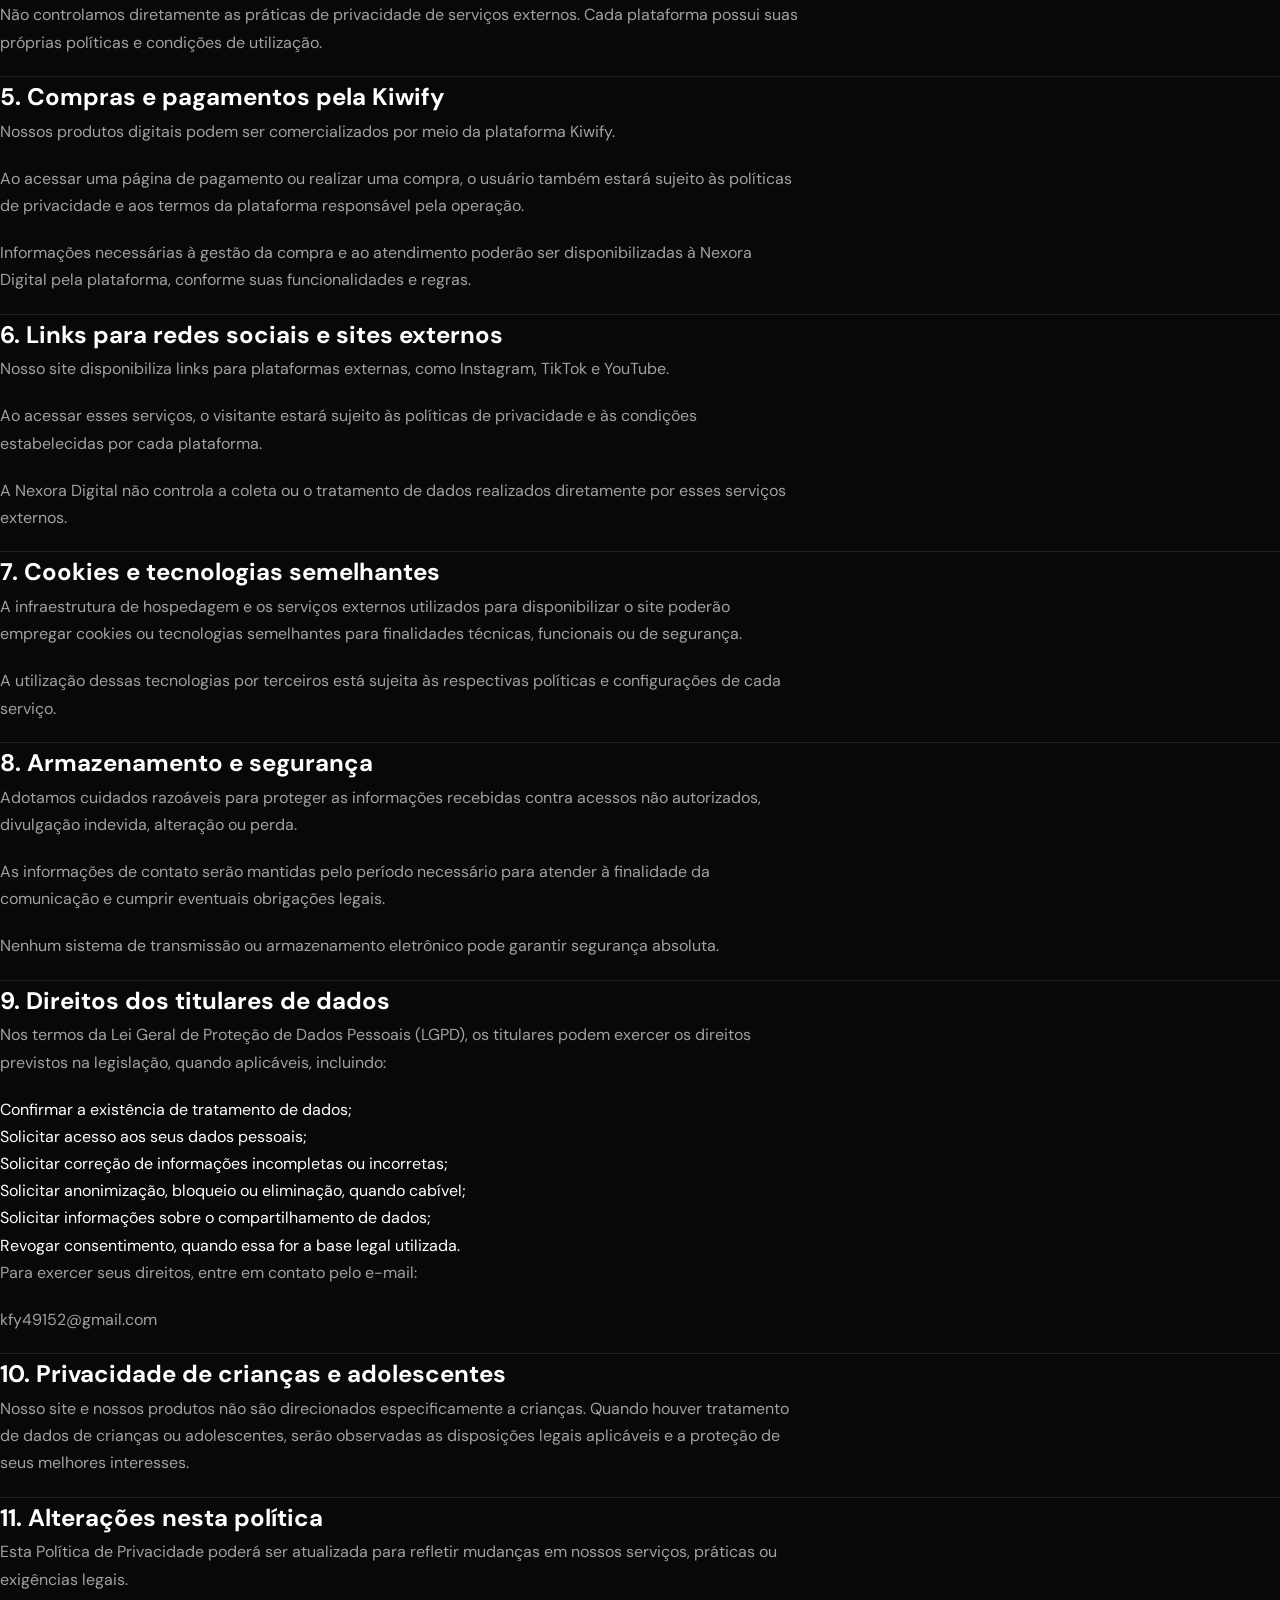
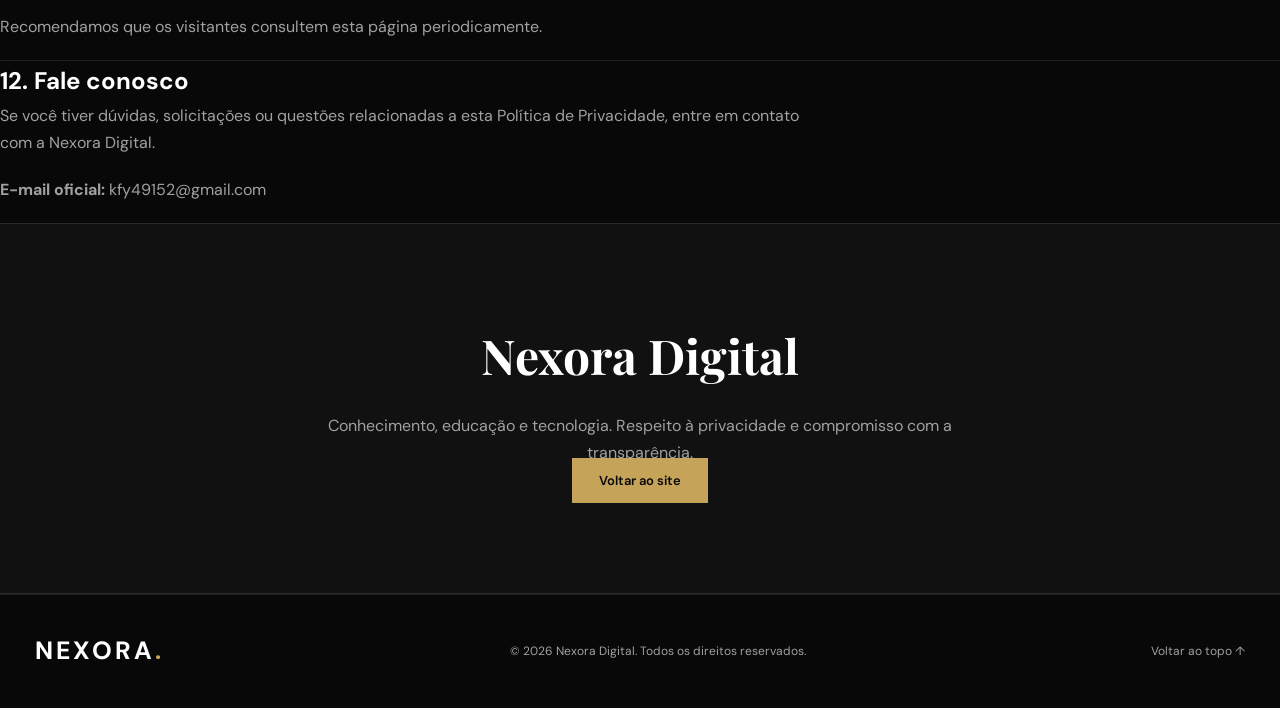
<file: politica-privacidade.html>
<!DOCTYPE html>
<html lang="pt-BR">

<head>
    <meta charset="UTF-8">
    <meta name="viewport" content="width=device-width, initial-scale=1.0">

    <meta name="description" content="Política de Privacidade da Nexora Digital. Saiba como tratamos informações pessoais e protegemos a privacidade dos visitantes.">

    <meta name="theme-color" content="#080808">

    <title>Política de Privacidade | Nexora Digital</title>

    <link rel="stylesheet" href="style.css">
</head>

<body>

    <!-- CABEÇALHO -->

    <header class="header">

        <nav class="navbar">

            <a href="index.html#inicio" class="logo">
                NEXORA<span>.</span>
            </a>

            <div class="nav-links">

                <a href="index.html#inicio">Início</a>

                <a href="index.html#sobre">Sobre nós</a>

                <a href="index.html#cursos">Cursos e Guias</a>

                <a href="index.html#contato">Contato</a>

            </div>

            <a href="index.html" class="nav-button">
                Voltar ao site
            </a>

        </nav>

    </header>


    <!-- POLÍTICA DE PRIVACIDADE -->

    <main>

        <section class="about section">

            <span class="eyebrow">
                PRIVACIDADE E PROTEÇÃO DE DADOS
            </span>

            <h1>
                Política de
                <span>Privacidade.</span>
            </h1>

            <p>
                Última atualização: 12 de novembro de 2026.
            </p>

            <p>
                A Nexora Digital valoriza a privacidade e
                a proteção dos dados pessoais de seus
                visitantes, clientes e usuários.

                Esta Política de Privacidade explica como
                as informações podem ser tratadas durante
                a utilização do nosso site e de nossos
                canais oficiais.
            </p>

        </section>


        <section class="guide-section">

            <h2>1. Quem somos</h2>

            <p>
                A Nexora Digital é uma marca dedicada
                à educação, ao conhecimento e à
                disponibilização de conteúdos digitais.
            </p>

            <p>
                Para assuntos relacionados à privacidade
                e ao tratamento de dados pessoais, você
                pode entrar em contato pelo endereço:
            </p>

            <p>
                <strong>E-mail:</strong>
                <a href="mailto:kfy49152@gmail.com">
                    kfy49152@gmail.com
                </a>
            </p>

        </section>


        <section class="guide-section">

            <h2>2. Quais informações podem ser coletadas</h2>

            <p>
                Nosso site não possui, atualmente,
                cadastro de usuários ou formulário próprio
                para coleta de dados pessoais.
            </p>

            <p>
                Entretanto, algumas informações podem
                ser fornecidas voluntariamente pelos
                visitantes, especialmente quando entram
                em contato conosco por e-mail.
            </p>

            <p>Essas informações podem incluir:</p>

            <ul>
                <li>Nome informado na mensagem;</li>
                <li>Endereço de e-mail;</li>
                <li>Conteúdo da mensagem enviada;</li>
                <li>Outras informações que a pessoa decida compartilhar.</li>
            </ul>

            <p>
                O serviço de hospedagem do site também
                poderá processar informações técnicas
                necessárias à disponibilização e à
                segurança da página, conforme suas
                próprias políticas.
            </p>

        </section>


        <section class="guide-section">

            <h2>3. Como utilizamos as informações</h2>

            <p>
                As informações recebidas diretamente
                por nossos canais de contato poderão
                ser utilizadas para:
            </p>

            <ul>
                <li>Responder dúvidas e solicitações;</li>
                <li>Prestar atendimento aos clientes;</li>
                <li>Fornecer informações sobre nossos produtos;</li>
                <li>Resolver problemas relacionados às compras;</li>
                <li>Atender obrigações legais, quando aplicável.</li>
            </ul>

            <p>
                Não utilizamos informações recebidas
                por e-mail para finalidades incompatíveis
                com o motivo do contato.
            </p>

        </section>


        <section class="guide-section">

            <h2>4. Compartilhamento de informações</h2>

            <p>
                A Nexora Digital não comercializa
                dados pessoais dos visitantes.
            </p>

            <p>
                Algumas informações poderão ser
                tratadas por prestadores de serviços
                necessários ao funcionamento do site,
                atendimento e comercialização dos
                produtos digitais, respeitadas as
                finalidades aplicáveis.
            </p>

            <p>
                Não controlamos diretamente as práticas
                de privacidade de serviços externos.
                Cada plataforma possui suas próprias
                políticas e condições de utilização.
            </p>

        </section>


        <section class="guide-section">

            <h2>5. Compras e pagamentos pela Kiwify</h2>

            <p>
                Nossos produtos digitais podem ser
                comercializados por meio da plataforma
                Kiwify.
            </p>

            <p>
                Ao acessar uma página de pagamento
                ou realizar uma compra, o usuário
                também estará sujeito às políticas
                de privacidade e aos termos da
                plataforma responsável pela operação.
            </p>

            <p>
                Informações necessárias à gestão da
                compra e ao atendimento poderão ser
                disponibilizadas à Nexora Digital
                pela plataforma, conforme suas
                funcionalidades e regras.
            </p>

        </section>


        <section class="guide-section">

            <h2>6. Links para redes sociais e sites externos</h2>

            <p>
                Nosso site disponibiliza links para
                plataformas externas, como Instagram,
                TikTok e YouTube.
            </p>

            <p>
                Ao acessar esses serviços, o visitante
                estará sujeito às políticas de privacidade
                e às condições estabelecidas por cada
                plataforma.
            </p>

            <p>
                A Nexora Digital não controla a coleta
                ou o tratamento de dados realizados
                diretamente por esses serviços externos.
            </p>

        </section>


        <section class="guide-section">

            <h2>7. Cookies e tecnologias semelhantes</h2>

            <p>
                A infraestrutura de hospedagem e os
                serviços externos utilizados para
                disponibilizar o site poderão empregar
                cookies ou tecnologias semelhantes
                para finalidades técnicas, funcionais
                ou de segurança.
            </p>

            <p>
                A utilização dessas tecnologias por
                terceiros está sujeita às respectivas
                políticas e configurações de cada serviço.
            </p>

        </section>


        <section class="guide-section">

            <h2>8. Armazenamento e segurança</h2>

            <p>
                Adotamos cuidados razoáveis para
                proteger as informações recebidas
                contra acessos não autorizados,
                divulgação indevida, alteração ou
                perda.
            </p>

            <p>
                As informações de contato serão
                mantidas pelo período necessário
                para atender à finalidade da
                comunicação e cumprir eventuais
                obrigações legais.
            </p>

            <p>
                Nenhum sistema de transmissão ou
                armazenamento eletrônico pode
                garantir segurança absoluta.
            </p>

        </section>


        <section class="guide-section">

            <h2>9. Direitos dos titulares de dados</h2>

            <p>
                Nos termos da Lei Geral de Proteção
                de Dados Pessoais (LGPD), os titulares
                podem exercer os direitos previstos
                na legislação, quando aplicáveis,
                incluindo:
            </p>

            <ul>
                <li>Confirmar a existência de tratamento de dados;</li>
                <li>Solicitar acesso aos seus dados pessoais;</li>
                <li>Solicitar correção de informações incompletas ou incorretas;</li>
                <li>Solicitar anonimização, bloqueio ou eliminação, quando cabível;</li>
                <li>Solicitar informações sobre o compartilhamento de dados;</li>
                <li>Revogar consentimento, quando essa for a base legal utilizada.</li>
            </ul>

            <p>
                Para exercer seus direitos, entre em
                contato pelo e-mail:
            </p>

            <p>
                <a href="mailto:kfy49152@gmail.com">
                    kfy49152@gmail.com
                </a>
            </p>

        </section>


        <section class="guide-section">

            <h2>10. Privacidade de crianças e adolescentes</h2>

            <p>
                Nosso site e nossos produtos não são
                direcionados especificamente a crianças.
                Quando houver tratamento de dados de
                crianças ou adolescentes, serão observadas
                as disposições legais aplicáveis e a
                proteção de seus melhores interesses.
            </p>

        </section>


        <section class="guide-section">

            <h2>11. Alterações nesta política</h2>

            <p>
                Esta Política de Privacidade poderá
                ser atualizada para refletir mudanças
                em nossos serviços, práticas ou
                exigências legais.
            </p>

            <p>
                Recomendamos que os visitantes
                consultem esta página periodicamente.
            </p>

        </section>


        <section class="guide-section">

            <h2>12. Fale conosco</h2>

            <p>
                Se você tiver dúvidas, solicitações
                ou questões relacionadas a esta
                Política de Privacidade, entre em
                contato com a Nexora Digital.
            </p>

            <p>
                <strong>E-mail oficial:</strong>
                <a href="mailto:kfy49152@gmail.com?subject=Privacidade%20-%20Nexora%20Digital">
                    kfy49152@gmail.com
                </a>
            </p>

        </section>


        <section class="guide-message">

            <h2>
                Nexora Digital
            </h2>

            <p>
                Conhecimento, educação e tecnologia.
                Respeito à privacidade e compromisso
                com a transparência.
            </p>

            <a href="index.html" class="button-primary">
                Voltar ao site
            </a>

        </section>

    </main>


    <!-- RODAPÉ -->

    <footer class="footer">

        <a href="index.html#inicio" class="logo">
            NEXORA<span>.</span>
        </a>

        <p>
            © 2026 Nexora Digital.
            Todos os direitos reservados.
        </p>

        <a href="index.html#inicio">
            Voltar ao topo ↑
        </a>

    </footer>


    <script src="script.js"></script>

</body>

</html>
</file>
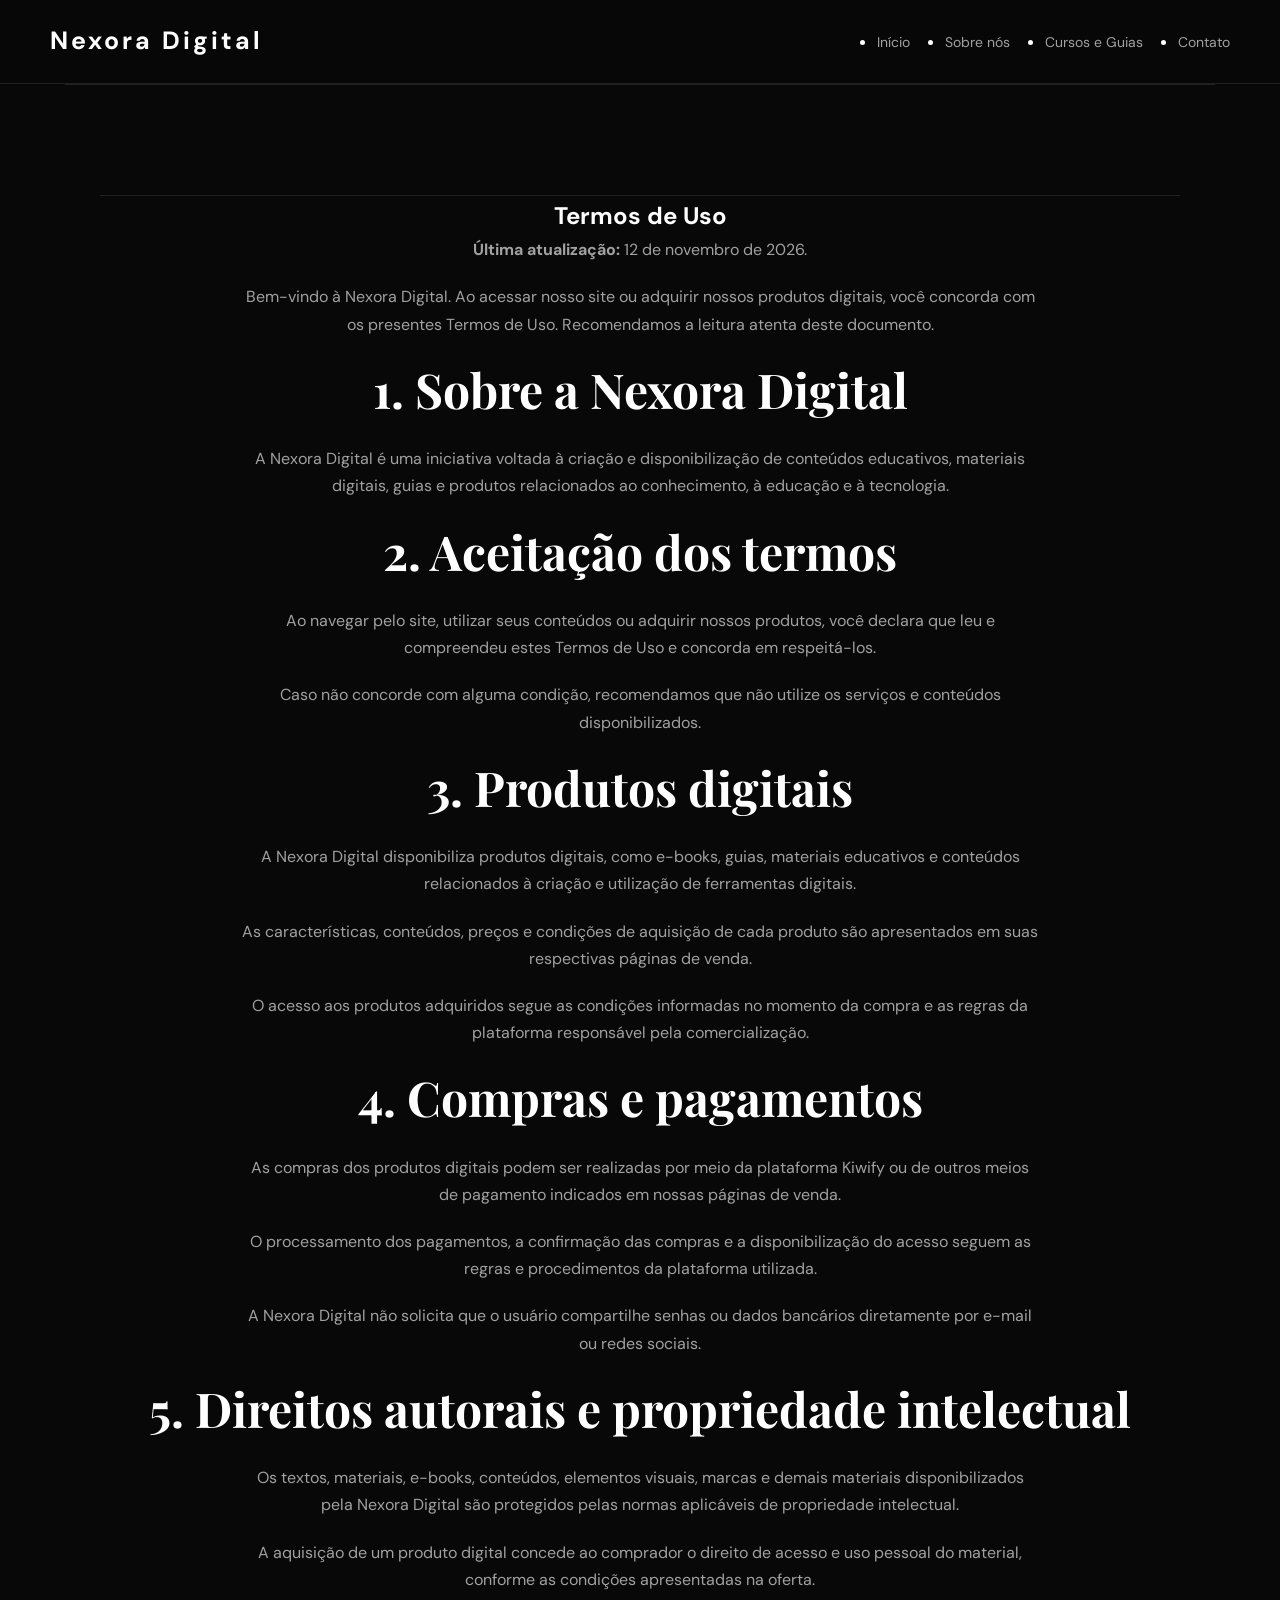
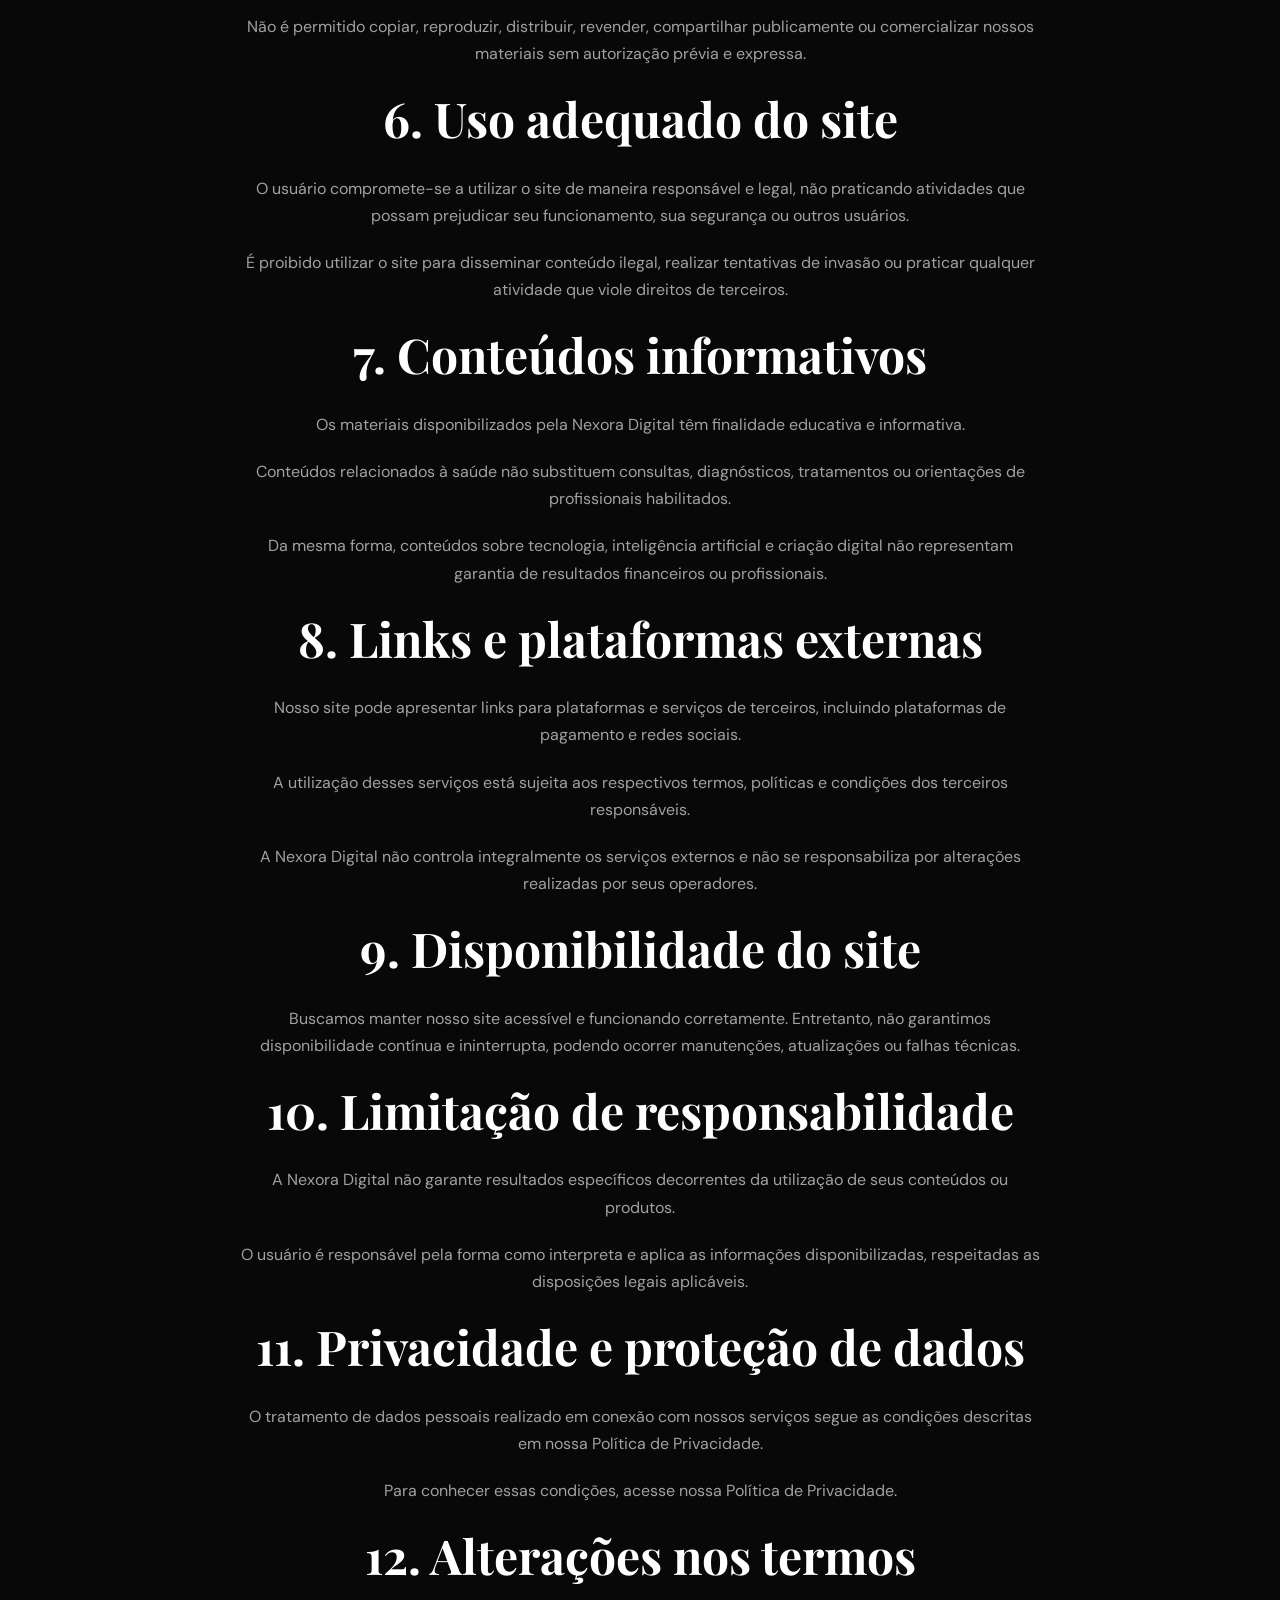
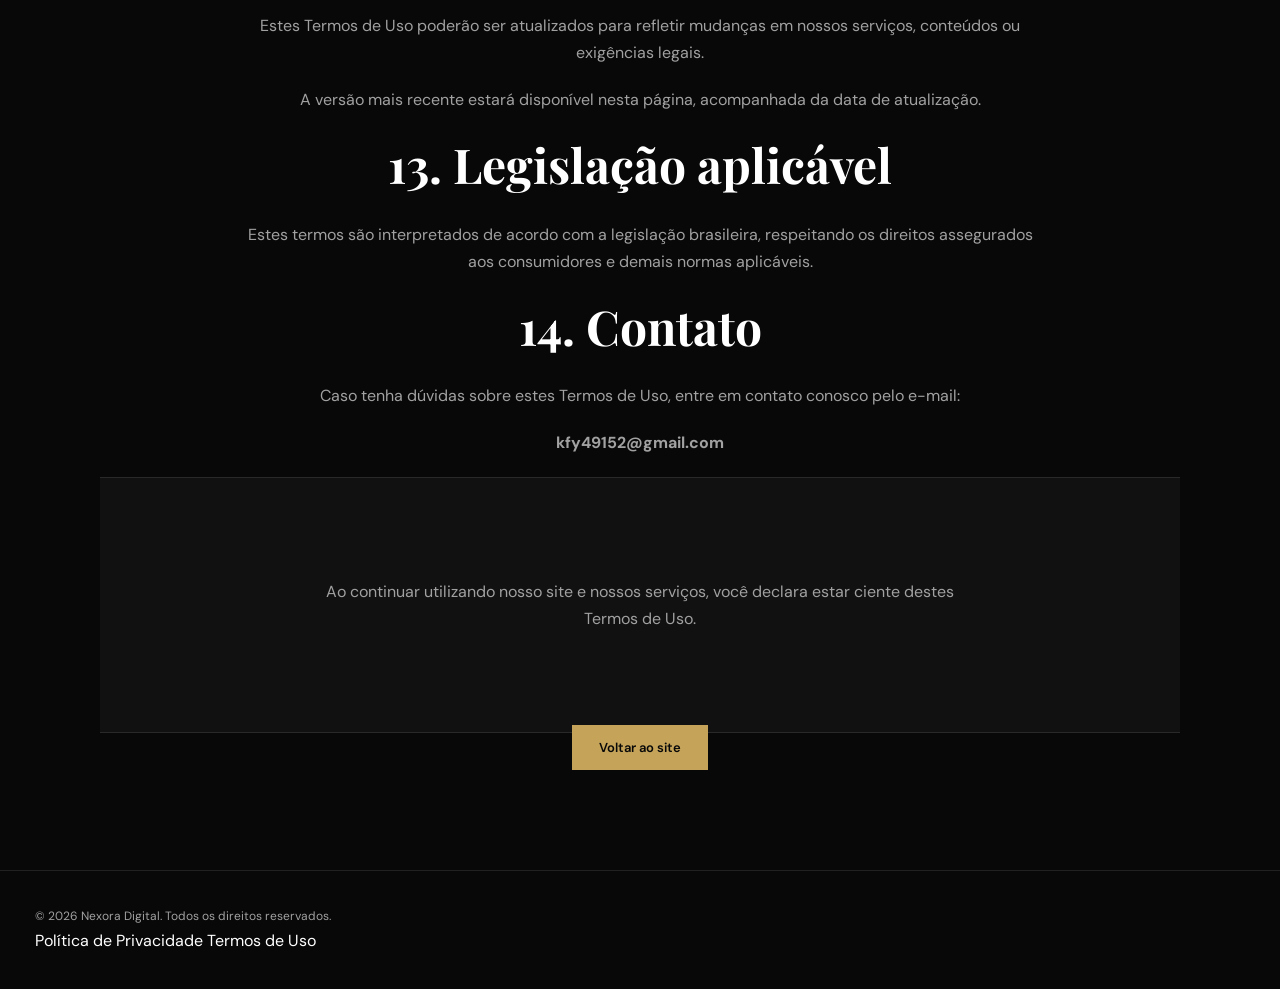
<file: termos-de-uso.html>
<!DOCTYPE html>
<html lang="pt-BR">

<head>
    <meta charset="UTF-8">
    <meta name="viewport" content="width=device-width, initial-scale=1.0">

    <meta name="description" content="Consulte os Termos de Uso da Nexora Digital e conheça as condições de utilização de nossos conteúdos e produtos digitais.">

    <title>Termos de Uso | Nexora Digital</title>

    <link rel="stylesheet" href="style.css">
    <link rel="preconnect" href="https://fonts.googleapis.com">
    <link rel="preconnect" href="https://fonts.gstatic.com" crossorigin>
    <link href="https://fonts.googleapis.com/css2?family=DM+Sans:wght@400;500;600;700&family=Playfair+Display:wght@500;600;700&display=swap" rel="stylesheet">
</head>

<body>

    <header class="header">
        <nav class="navbar">
            <a href="https://theo1326.github.io/nexora-digital-site/" class="logo">
                Nexora Digital
            </a>

            <ul class="nav-links">
                <li><a href="index.html#inicio">Início</a></li>
                <li><a href="index.html#sobre">Sobre nós</a></li>
                <li><a href="index.html#cursos">Cursos e Guias</a></li>
                <li><a href="index.html#contato">Contato</a></li>
            </ul>
        </nav>
    </header>

    <main>

        <section class="about section">
            <div class="container">

                <div class="guide-section">

                    <h1>Termos de Uso</h1>

                    <p>
                        <strong>Última atualização:</strong> 12 de novembro de 2026.
                    </p>

                    <p>
                        Bem-vindo à Nexora Digital. Ao acessar nosso site ou adquirir nossos produtos digitais, você concorda com os presentes Termos de Uso. Recomendamos a leitura atenta deste documento.
                    </p>

                    <h2>1. Sobre a Nexora Digital</h2>

                    <p>
                        A Nexora Digital é uma iniciativa voltada à criação e disponibilização de conteúdos educativos, materiais digitais, guias e produtos relacionados ao conhecimento, à educação e à tecnologia.
                    </p>

                    <h2>2. Aceitação dos termos</h2>

                    <p>
                        Ao navegar pelo site, utilizar seus conteúdos ou adquirir nossos produtos, você declara que leu e compreendeu estes Termos de Uso e concorda em respeitá-los.
                    </p>

                    <p>
                        Caso não concorde com alguma condição, recomendamos que não utilize os serviços e conteúdos disponibilizados.
                    </p>

                    <h2>3. Produtos digitais</h2>

                    <p>
                        A Nexora Digital disponibiliza produtos digitais, como e-books, guias, materiais educativos e conteúdos relacionados à criação e utilização de ferramentas digitais.
                    </p>

                    <p>
                        As características, conteúdos, preços e condições de aquisição de cada produto são apresentados em suas respectivas páginas de venda.
                    </p>

                    <p>
                        O acesso aos produtos adquiridos segue as condições informadas no momento da compra e as regras da plataforma responsável pela comercialização.
                    </p>

                    <h2>4. Compras e pagamentos</h2>

                    <p>
                        As compras dos produtos digitais podem ser realizadas por meio da plataforma Kiwify ou de outros meios de pagamento indicados em nossas páginas de venda.
                    </p>

                    <p>
                        O processamento dos pagamentos, a confirmação das compras e a disponibilização do acesso seguem as regras e procedimentos da plataforma utilizada.
                    </p>

                    <p>
                        A Nexora Digital não solicita que o usuário compartilhe senhas ou dados bancários diretamente por e-mail ou redes sociais.
                    </p>

                    <h2>5. Direitos autorais e propriedade intelectual</h2>

                    <p>
                        Os textos, materiais, e-books, conteúdos, elementos visuais, marcas e demais materiais disponibilizados pela Nexora Digital são protegidos pelas normas aplicáveis de propriedade intelectual.
                    </p>

                    <p>
                        A aquisição de um produto digital concede ao comprador o direito de acesso e uso pessoal do material, conforme as condições apresentadas na oferta.
                    </p>

                    <p>
                        Não é permitido copiar, reproduzir, distribuir, revender, compartilhar publicamente ou comercializar nossos materiais sem autorização prévia e expressa.
                    </p>

                    <h2>6. Uso adequado do site</h2>

                    <p>
                        O usuário compromete-se a utilizar o site de maneira responsável e legal, não praticando atividades que possam prejudicar seu funcionamento, sua segurança ou outros usuários.
                    </p>

                    <p>
                        É proibido utilizar o site para disseminar conteúdo ilegal, realizar tentativas de invasão ou praticar qualquer atividade que viole direitos de terceiros.
                    </p>

                    <h2>7. Conteúdos informativos</h2>

                    <p>
                        Os materiais disponibilizados pela Nexora Digital têm finalidade educativa e informativa.
                    </p>

                    <p>
                        Conteúdos relacionados à saúde não substituem consultas, diagnósticos, tratamentos ou orientações de profissionais habilitados.
                    </p>

                    <p>
                        Da mesma forma, conteúdos sobre tecnologia, inteligência artificial e criação digital não representam garantia de resultados financeiros ou profissionais.
                    </p>

                    <h2>8. Links e plataformas externas</h2>

                    <p>
                        Nosso site pode apresentar links para plataformas e serviços de terceiros, incluindo plataformas de pagamento e redes sociais.
                    </p>

                    <p>
                        A utilização desses serviços está sujeita aos respectivos termos, políticas e condições dos terceiros responsáveis.
                    </p>

                    <p>
                        A Nexora Digital não controla integralmente os serviços externos e não se responsabiliza por alterações realizadas por seus operadores.
                    </p>

                    <h2>9. Disponibilidade do site</h2>

                    <p>
                        Buscamos manter nosso site acessível e funcionando corretamente. Entretanto, não garantimos disponibilidade contínua e ininterrupta, podendo ocorrer manutenções, atualizações ou falhas técnicas.
                    </p>

                    <h2>10. Limitação de responsabilidade</h2>

                    <p>
                        A Nexora Digital não garante resultados específicos decorrentes da utilização de seus conteúdos ou produtos.
                    </p>

                    <p>
                        O usuário é responsável pela forma como interpreta e aplica as informações disponibilizadas, respeitadas as disposições legais aplicáveis.
                    </p>

                    <h2>11. Privacidade e proteção de dados</h2>

                    <p>
                        O tratamento de dados pessoais realizado em conexão com nossos serviços segue as condições descritas em nossa Política de Privacidade.
                    </p>

                    <p>
                        Para conhecer essas condições, acesse nossa
                        <a href="politica-privacidade.html">Política de Privacidade</a>.
                    </p>

                    <h2>12. Alterações nos termos</h2>

                    <p>
                        Estes Termos de Uso poderão ser atualizados para refletir mudanças em nossos serviços, conteúdos ou exigências legais.
                    </p>

                    <p>
                        A versão mais recente estará disponível nesta página, acompanhada da data de atualização.
                    </p>

                    <h2>13. Legislação aplicável</h2>

                    <p>
                        Estes termos são interpretados de acordo com a legislação brasileira, respeitando os direitos assegurados aos consumidores e demais normas aplicáveis.
                    </p>

                    <h2>14. Contato</h2>

                    <p>
                        Caso tenha dúvidas sobre estes Termos de Uso, entre em contato conosco pelo e-mail:
                    </p>

                    <p>
                        <strong>
                            <a href="mailto:kfy49152@gmail.com?subject=Duvida%20sobre%20os%20Termos%20de%20Uso">
                                kfy49152@gmail.com
                            </a>
                        </strong>
                    </p>

                    <div class="guide-message">
                        <p>
                            Ao continuar utilizando nosso site e nossos serviços, você declara estar ciente destes Termos de Uso.
                        </p>
                    </div>

                    <a href="https://theo1326.github.io/nexora-digital-site/" class="button-primary">
                        Voltar ao site
                    </a>

                </div>

            </div>
        </section>

    </main>

    <footer class="footer">
        <div class="container">
            <p>© 2026 Nexora Digital. Todos os direitos reservados.</p>
            <a href="politica-privacidade.html">Política de Privacidade</a>
            <a href="termos-de-uso.html">Termos de Uso</a>
        </div>
    </footer>

    <script src="script.js"></script>

</body>
</html>
</file>
<file: style.css>
/* =================================
   NEXORA DIGITAL
   IDENTIDADE VISUAL PREMIUM
================================= */

@import url('https://fonts.googleapis.com/css2?family=DM+Sans:wght@400;500;600;700&family=Playfair+Display:wght@500;600;700&display=swap');

:root {
    --background: #080808;
    --surface: #111111;
    --surface-light: #181818;
    --white: #ffffff;
    --gray: #a1a1a1;
    --gold: #c5a45a;
    --border: rgba(255,255,255,0.10);
}

* {
    margin: 0;
    padding: 0;
    box-sizing: border-box;
    scroll-behavior: smooth;
}

body {
    background: var(--background);
    color: var(--white);
    font-family: 'DM Sans', sans-serif;
    line-height: 1.7;
}

a {
    text-decoration: none;
    color: inherit;
}

/* HEADER */

.header {
    width: 100%;
    position: sticky;
    top: 0;
    z-index: 1000;
    background: rgba(8,8,8,0.94);
    backdrop-filter: blur(15px);
    border-bottom: 1px solid var(--border);
}

.navbar {
    max-width: 1250px;
    margin: auto;
    padding: 20px 35px;
    display: flex;
    justify-content: space-between;
    align-items: center;
    gap: 25px;
}

.logo {
    font-size: 25px;
    font-weight: 700;
    letter-spacing: 3px;
}

.logo span {
    color: var(--gold);
}

.nav-links {
    display: flex;
    gap: 35px;
}

.nav-links a {
    color: var(--gray);
    font-size: 14px;
    transition: 0.3s;
}

.nav-links a:hover {
    color: var(--gold);
}

.nav-button {
    padding: 11px 20px;
    border: 1px solid var(--gold);
    color: var(--gold);
    font-size: 13px;
    transition: 0.3s;
}

.nav-button:hover {
    background: var(--gold);
    color: #000;
}

/* HERO */

.hero {
    min-height: 650px;
    display: flex;
    align-items: center;
    justify-content: center;
    text-align: center;
    padding: 100px 25px;
    background:
        radial-gradient(ellipse at 50% 45%,
        rgba(197,164,90,0.10),
        transparent 55%),
        var(--background);
}

.hero-content {
    max-width: 850px;
    animation: fadeUp 1s ease;
}

.eyebrow {
    display: inline-block;
    color: var(--gold);
    font-size: 11px;
    font-weight: 700;
    letter-spacing: 4px;
    margin-bottom: 25px;
}

.hero h1 {
    font-family: 'Playfair Display', serif;
    font-size: clamp(45px, 7vw, 85px);
    line-height: 1.15;
    margin-bottom: 25px;
}

.hero h1 span,
.section h2 span {
    color: var(--gold);
}

.hero p {
    color: var(--gray);
    font-size: 17px;
    max-width: 650px;
    margin: 0 auto 35px;
}

.hero-buttons {
    display: flex;
    justify-content: center;
    gap: 15px;
    flex-wrap: wrap;
}

.button-primary,
.button-secondary {
    padding: 14px 27px;
    font-size: 13px;
    font-weight: 600;
    transition: 0.3s;
}

.button-primary {
    background: var(--gold);
    color: #080808;
}

.button-primary:hover {
    background: #e0c27d;
    transform: translateY(-3px);
}

.button-secondary {
    border: 1px solid var(--border);
    color: var(--white);
}

.button-secondary:hover {
    border-color: var(--gold);
    color: var(--gold);
}

/* SECTIONS */

.section {
    max-width: 1150px;
    margin: auto;
    padding: 110px 35px;
}

.section h2 {
    font-family: 'Playfair Display', serif;
    font-size: clamp(32px, 5vw, 48px);
    line-height: 1.3;
    margin-bottom: 25px;
}

.about {
    text-align: center;
    border-top: 1px solid var(--border);
}

.about p,
.social p {
    color: var(--gray);
    max-width: 720px;
    margin: auto;
    font-size: 16px;
}

/* COURSES */

.courses {
    border-top: 1px solid var(--border);
}

.section-description {
    color: var(--gray);
    margin-bottom: 45px;
}

.course-grid {
    display: grid;
    grid-template-columns: repeat(2, minmax(0, 1fr));
    gap: 25px;
}

.course-card {
    background: var(--surface);
    border: 1px solid var(--border);
    transition: 0.35s;
    overflow: hidden;
}

.course-card:hover {
    transform: translateY(-7px);
    border-color: rgba(197,164,90,0.5);
}

.course-image {
    min-height: 210px;
    display: flex;
    justify-content: center;
    align-items: center;
    padding: 25px;
    background:
        radial-gradient(circle at center,
        rgba(197,164,90,0.18),
        transparent 65%),
        #151515;
    border-bottom: 1px solid var(--border);
}

.course-image span {
    font-size: 12px;
    font-weight: 700;
    letter-spacing: 3px;
    color: var(--gold);
    text-align: center;
}

.course-info {
    padding: 30px;
}

.course-category {
    font-size: 10px;
    letter-spacing: 2px;
    color: var(--gold);
    font-weight: 700;
}

.course-info h3 {
    font-family: 'Playfair Display', serif;
    font-size: 25px;
    margin: 12px 0;
}

.course-info p {
    color: var(--gray);
    font-size: 14px;
    margin-bottom: 25px;
}

.course-link {
    color: var(--gold);
    font-size: 13px;
    font-weight: 700;
}

.coming-soon {
    opacity: 0.75;
}

/* SOCIAL */

.social {
    text-align: center;
    border-top: 1px solid var(--border);
}

.social-links {
    display: flex;
    justify-content: center;
    gap: 15px;
    flex-wrap: wrap;
    margin-top: 35px;
}

.social-links a {
    padding: 12px 25px;
    border: 1px solid var(--border);
    color: var(--white);
    font-size: 13px;
    transition: 0.3s;
}

.social-links a:hover {
    border-color: var(--gold);
    color: var(--gold);
}

/* FOOTER */

.footer {
    padding: 35px;
    border-top: 1px solid var(--border);
    display: flex;
    justify-content: space-between;
    align-items: center;
    gap: 20px;
    flex-wrap: wrap;
}

.footer p,
.footer > a:last-child {
    color: var(--gray);
    font-size: 12px;
}

/* ANIMATION */

@keyframes fadeUp {
    from {
        opacity: 0;
        transform: translateY(25px);
    }

    to {
        opacity: 1;
        transform: translateY(0);
    }
}

/* MOBILE */

@media (max-width: 768px) {

    .navbar {
        padding: 18px 20px;
        flex-wrap: wrap;
    }

    .nav-links {
        order: 3;
        width: 100%;
        justify-content: center;
        gap: 18px;
        flex-wrap: wrap;
    }

    .nav-links a {
        font-size: 12px;
    }

    .nav-button {
        font-size: 11px;
        padding: 9px 12px;
    }

    .hero {
        min-height: 570px;
        padding: 80px 20px;
    }

    .hero p {
        font-size: 15px;
    }

    .section {
        padding: 80px 22px;
    }

    .course-grid {
        grid-template-columns: 1fr;
    }

    .footer {
        flex-direction: column;
        text-align: center;
    }
}

@media (max-width: 400px) {
    .logo {
        font-size: 20px;
    }

    .nav-links {
        gap: 12px;
    }

    .nav-links a {
        font-size: 11px;
    }
}

/* ANIMAÇÕES DE APARECIMENTO */

.reveal {
    opacity: 0;
    transform: translateY(25px);
    transition: opacity 0.8s ease, transform 0.8s ease;
}

.reveal.visible {
    opacity: 1;
    transform: translateY(0);
}

@media (prefers-reduced-motion: reduce) {
    .reveal {
        opacity: 1;
        transform: none;
        transition: none;
    }
}

/* =================================
   PÁGINA MEMÓRIAS E AFETO
================================= */

.guide-hero {
    padding: 85px 20px;
    background:
        radial-gradient(ellipse at center,
        rgba(197,164,90,0.12),
        transparent 65%);
    display: flex;
    justify-content: center;
}

.guide-cover {
    max-width: 850px;
    width: 100%;
    min-height: 470px;
    padding: 65px 35px;
    border: 1px solid rgba(197,164,90,0.35);
    background: linear-gradient(145deg, #181818, #080808);
    text-align: center;
    display: flex;
    flex-direction: column;
    align-items: center;
    justify-content: center;
    box-shadow: 0 25px 80px rgba(0,0,0,0.5);
}

.guide-cover-art {
    width: 75px;
    height: 75px;
    border: 1px solid var(--gold);
    border-radius: 50%;
    display: flex;
    align-items: center;
    justify-content: center;
    margin-bottom: 25px;
}

.guide-symbol {
    color: var(--gold);
    font-family: 'Playfair Display', serif;
    font-size: 38px;
}

.guide-cover h1 {
    font-family: 'Playfair Display', serif;
    font-size: clamp(38px, 6vw, 65px);
    line-height: 1.2;
}

.guide-cover h1 span {
    color: var(--gold);
}

.guide-cover h2 {
    font-size: 17px;
    font-weight: 400;
    margin-top: 15px;
}

.guide-cover p {
    color: var(--gray);
    max-width: 500px;
    margin: 20px auto;
}

.guide-brand {
    font-size: 11px;
    letter-spacing: 4px;
    color: var(--gold);
    margin-top: 25px;
}

.guide-section {
    border-top: 1px solid var(--border);
}

.guide-section p {
    color: var(--gray);
    max-width: 800px;
    margin-bottom: 20px;
}

.guide-audience {
    display: grid;
    grid-template-columns: repeat(3, 1fr);
    gap: 20px;
    margin-top: 35px;
}

.audience-card {
    background: var(--surface);
    border: 1px solid var(--border);
    padding: 30px;
}

.audience-card > span {
    color: var(--gold);
    font-size: 13px;
}

.audience-card h3 {
    font-family: 'Playfair Display', serif;
    font-size: 22px;
    margin: 15px 0;
}

.audience-card p {
    font-size: 13px;
    color: var(--gray);
}

.guide-message {
    padding: 100px 25px;
    text-align: center;
    background: #111;
    border-top: 1px solid var(--border);
    border-bottom: 1px solid var(--border);
}

.guide-message h2 {
    max-width: 800px;
    margin: 0 auto 25px;
    font-family: 'Playfair Display', serif;
    font-size: clamp(32px, 5vw, 48px);
    line-height: 1.3;
}

.guide-message h2 span {
    color: var(--gold);
}

.guide-message p {
    max-width: 650px;
    margin: auto;
    color: var(--gray);
}

.guide-cta {
    text-align: center;
}

.guide-cta p {
    margin: 0 auto 30px;
}

.guide-cta .button-primary {
    display: inline-block;
    border: none;
    cursor: pointer;
}

.guide-note {
    font-size: 12px;
    color: var(--gray);
    margin-top: 18px !important;
}

.guide-disclaimer {
    padding: 35px;
    border-top: 1px solid var(--border);
    text-align: center;
    background: #101010;
}

.guide-disclaimer strong {
    color: var(--gold);
    font-size: 12px;
    letter-spacing: 2px;
}

.guide-disclaimer p {
    max-width: 850px;
    margin: 15px auto 0;
    font-size: 12px;
    color: var(--gray);
}

@media (max-width: 768px) {

    .guide-cover {
        padding: 45px 20px;
    }

    .guide-audience {
        grid-template-columns: 1fr;
    }

    .guide-message {
        padding: 75px 22px;
    }

}
</file>
